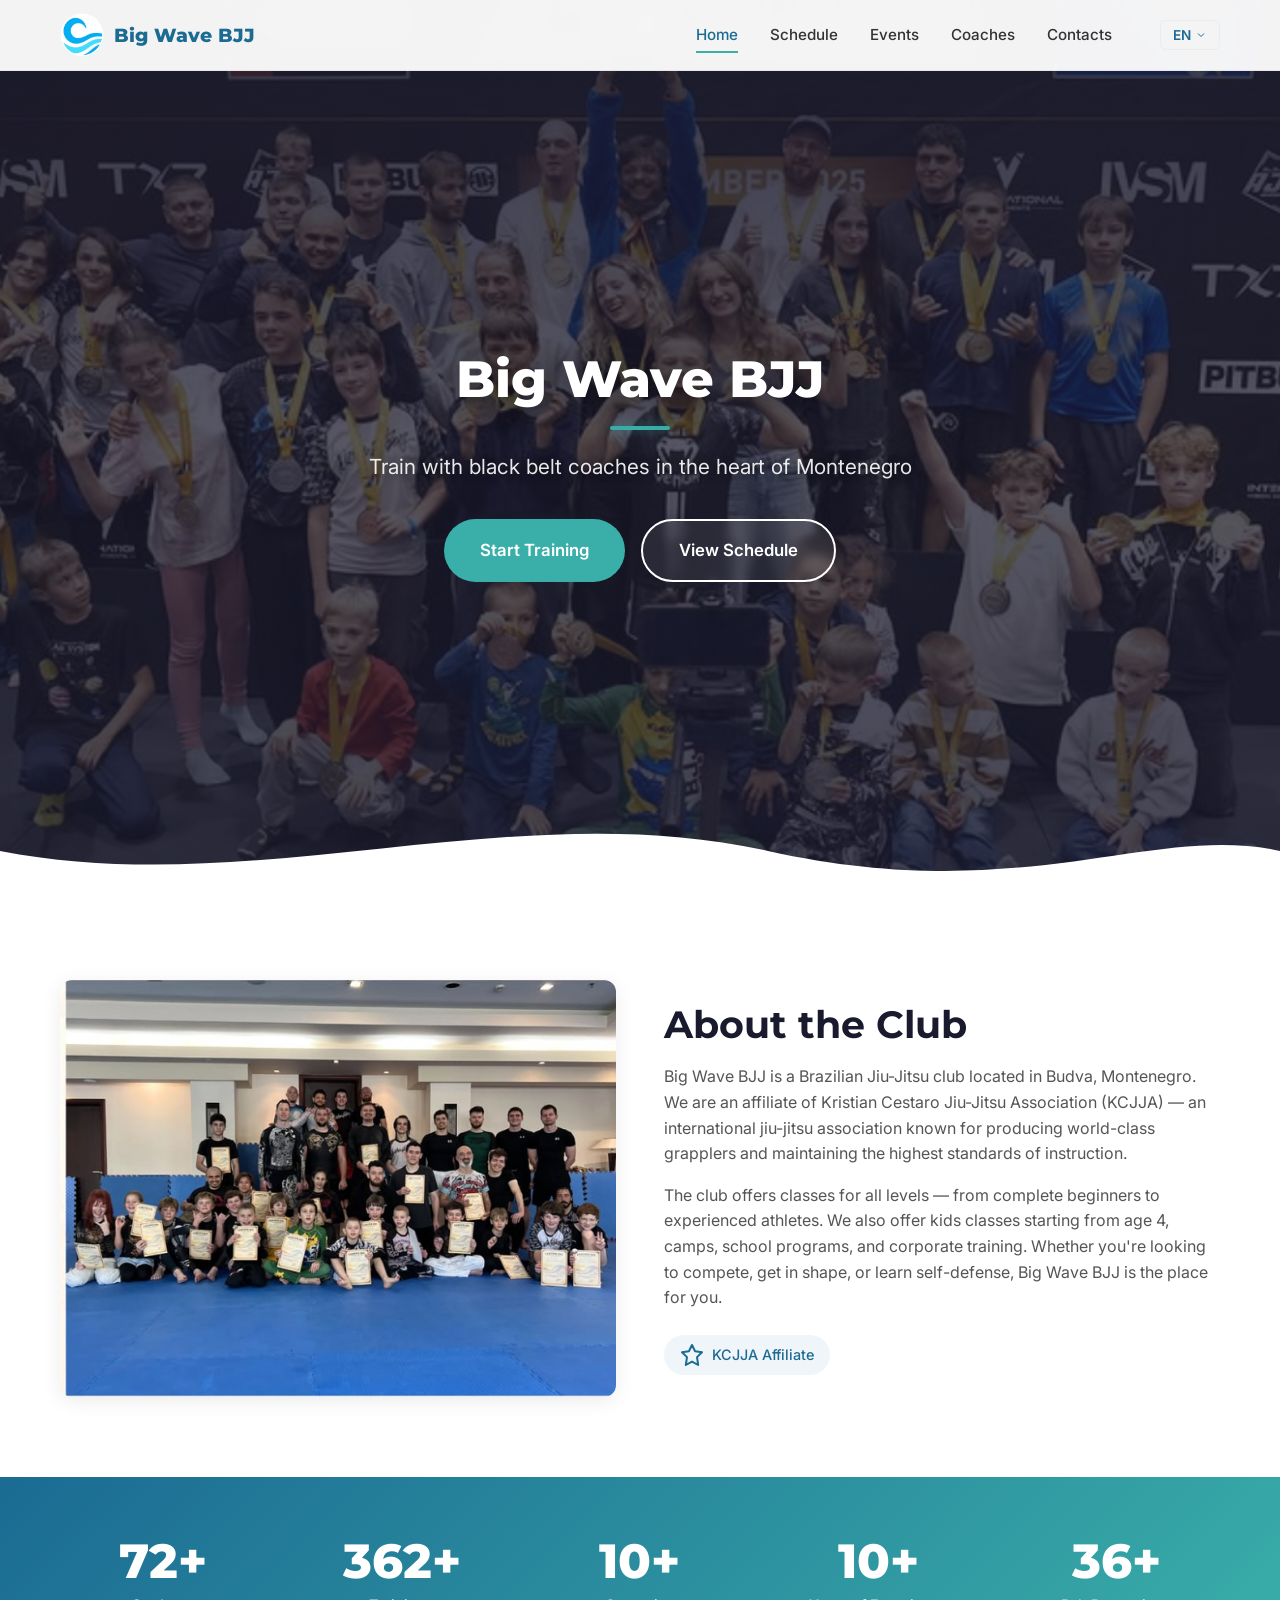
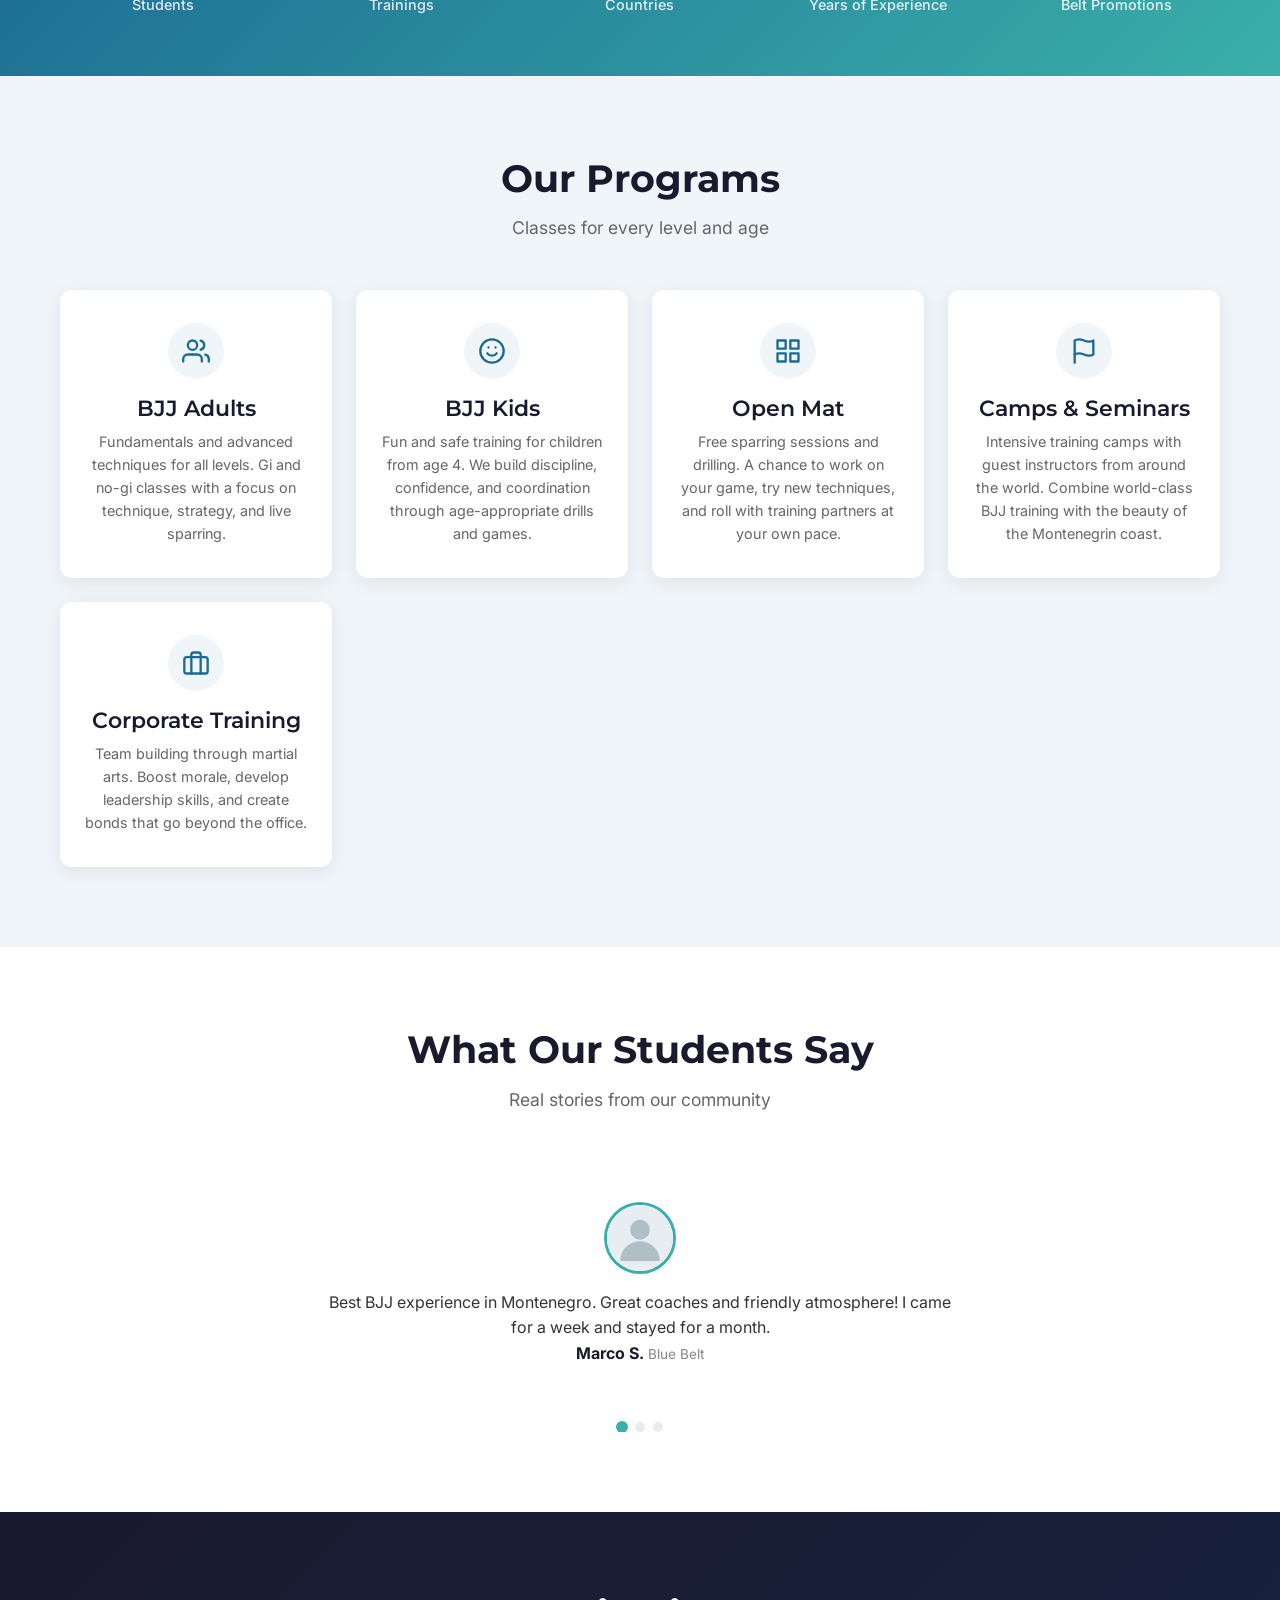
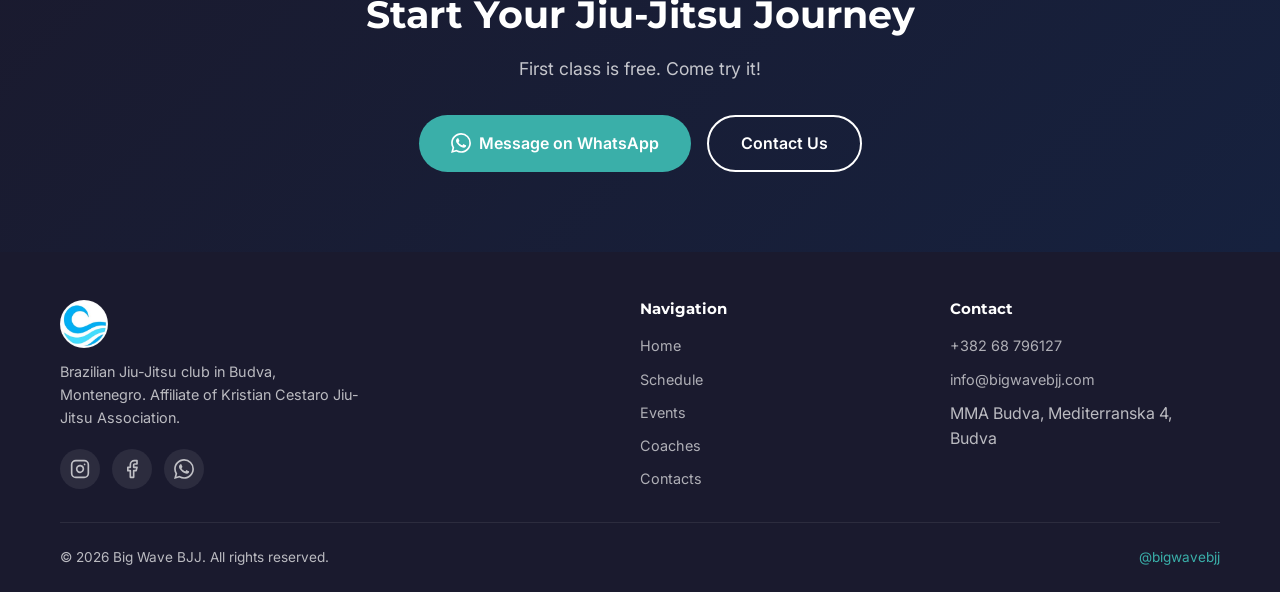
<file: index.html>
<!DOCTYPE html>
<html lang="en">
<head>
  <meta charset="UTF-8">
  <meta name="viewport" content="width=device-width, initial-scale=1.0">
  <meta name="description" content="Big Wave BJJ — Brazilian Jiu-Jitsu academy in Budva, Montenegro. Train with black belt coaches in a welcoming environment for all levels.">
  <meta name="keywords" content="BJJ, Brazilian Jiu-Jitsu, Budva, Montenegro, martial arts, grappling, Big Wave BJJ, MMA Budva">

  <meta property="og:title" content="Big Wave BJJ — Brazilian Jiu-Jitsu in Budva, Montenegro">
  <meta property="og:description" content="Train with black belt coaches in Budva, Montenegro. Programs for adults, kids, and visitors. All levels welcome.">
  <meta property="og:type" content="website">
  <meta property="og:image" content="assets/images/og-image.jpg">

  <title>Big Wave BJJ — Brazilian Jiu-Jitsu in Budva, Montenegro</title>

  <link rel="preconnect" href="https://fonts.googleapis.com">
  <link rel="preconnect" href="https://fonts.gstatic.com" crossorigin>
  <link href="https://fonts.googleapis.com/css2?family=Inter:wght@400;500;600&family=Montserrat:wght@700;800&display=swap" rel="stylesheet">

  <link rel="stylesheet" href="css/styles.css">

  <script type="application/ld+json">
  {
    "@context": "https://schema.org",
    "@type": ["SportsClub", "LocalBusiness"],
    "name": "Big Wave BJJ",
    "description": "Brazilian Jiu-Jitsu academy in Budva, Montenegro. Training for all levels with black belt coaches.",
    "url": "https://bigwavebjj.com",
    "telephone": "+38268796127",
    "address": {
      "@type": "PostalAddress",
      "streetAddress": "Mediterranska 4",
      "addressLocality": "Budva",
      "addressCountry": "ME",
      "postalCode": "85310"
    },
    "geo": {
      "@type": "GeoCoordinates",
      "latitude": 42.2891,
      "longitude": 18.8403
    },
    "image": "assets/images/og-image.jpg",
    "sport": "Brazilian Jiu-Jitsu",
    "openingHours": "Mo-Sa 09:00-21:00"
  }
  </script>
</head>
<body>

  <!-- ========== NAVIGATION ========== -->
  <header>
    <nav class="nav">
      <div class="nav__inner">
        <a href="index.html" class="nav__logo">
          <img src="assets/images/logo.jpg" alt="Big Wave BJJ">
          <span>Big Wave BJJ</span>
        </a>
        <div class="nav__links">
          <a href="index.html" data-i18n="nav.home">Home</a>
          <a href="schedule.html" data-i18n="nav.schedule">Schedule</a>
          <a href="events.html" data-i18n="nav.events">Events</a>
          <a href="coaches.html" data-i18n="nav.coaches">Coaches</a>
          <a href="contacts.html" data-i18n="nav.contacts">Contacts</a>
          <div class="lang-switcher">
            <button class="lang-switcher__current" aria-label="Change language">
              <span>EN</span>
              <svg xmlns="http://www.w3.org/2000/svg" viewBox="0 0 24 24" fill="none" stroke="currentColor" stroke-width="2"><polyline points="6 9 12 15 18 9"/></svg>
            </button>
            <div class="lang-switcher__dropdown">
              <button class="lang-switcher__option active" data-lang="en">English</button>
              <button class="lang-switcher__option" data-lang="ru">Русский</button>
              <button class="lang-switcher__option" data-lang="me">Crnogorski</button>
            </div>
          </div>
        </div>
        <button class="nav__hamburger" aria-label="Toggle menu">
          <span></span><span></span><span></span>
        </button>
      </div>
    </nav>

    <div class="nav__mobile">
      <a href="index.html" data-i18n="nav.home">Home</a>
      <a href="schedule.html" data-i18n="nav.schedule">Schedule</a>
      <a href="events.html" data-i18n="nav.events">Events</a>
      <a href="coaches.html" data-i18n="nav.coaches">Coaches</a>
      <a href="contacts.html" data-i18n="nav.contacts">Contacts</a>
      <div class="lang-switcher">
        <button class="lang-switcher__current" aria-label="Change language">
          <span>EN</span>
          <svg xmlns="http://www.w3.org/2000/svg" viewBox="0 0 24 24" fill="none" stroke="currentColor" stroke-width="2"><polyline points="6 9 12 15 18 9"/></svg>
        </button>
        <div class="lang-switcher__dropdown">
          <button class="lang-switcher__option active" data-lang="en">English</button>
          <button class="lang-switcher__option" data-lang="ru">Русский</button>
          <button class="lang-switcher__option" data-lang="me">Crnogorski</button>
        </div>
      </div>
    </div>
  </header>

  <main>

    <!-- ========== HERO ========== -->
    <section class="hero">
      <div class="hero__content">
        <h1 class="hero__title" data-i18n="hero.title">Big Wave BJJ</h1>
        <div class="hero__accent"></div>
        <p class="hero__subtitle" data-i18n="hero.description">Train with black belt coaches in Budva, Montenegro. Programs for adults, kids, and visitors of all levels.</p>
        <div class="hero__buttons">
          <a href="contacts.html" class="btn btn--primary" data-i18n="hero.cta">Start Training</a>
          <a href="schedule.html" class="btn btn--outline" data-i18n="hero.schedule">View Schedule</a>
        </div>
      </div>
      <div class="hero__wave">
        <svg viewBox="0 0 1440 120" preserveAspectRatio="none" xmlns="http://www.w3.org/2000/svg">
          <path d="M0,64 C288,120 576,0 864,64 C1152,128 1296,32 1440,64 L1440,120 L0,120 Z" fill="#ffffff"/>
        </svg>
      </div>
    </section>

    <!-- ========== ABOUT ========== -->
    <section class="section" id="about">
      <div class="container">
        <div class="about__grid">
          <div class="about__image fade-up">
            <img src="assets/images/club-about.png" alt="Big Wave BJJ team" loading="lazy">
          </div>
          <div class="about__text fade-up">
            <h2 data-i18n="about.title">About the Academy</h2>
            <p data-i18n="about.text1">Big Wave BJJ is a Brazilian Jiu-Jitsu academy based in Budva, Montenegro. We offer professional training in a welcoming and supportive environment, guided by experienced black belt coaches with over 15 years on the mats.</p>
            <p data-i18n="about.text2">Whether you are a complete beginner or a seasoned competitor, our programs are designed to help you grow. We welcome locals, expats, and travelers from around the world to train with us.</p>
            <div class="about__badge fade-up">
              <svg xmlns="http://www.w3.org/2000/svg" viewBox="0 0 24 24" fill="none" stroke="currentColor" stroke-width="2" stroke-linecap="round" stroke-linejoin="round" width="24" height="24">
                <path d="M12 2l3.09 6.26L22 9.27l-5 4.87L18.18 22 12 18.56 5.82 22 7 14.14l-5-4.87 6.91-1.01L12 2z"/>
              </svg>
              <span data-i18n="about.badge">Official KCJJA Affiliate</span>
            </div>
          </div>
        </div>
      </div>
    </section>

    <!-- ========== COUNTERS ========== -->
    <section class="counters">
      <div class="container">
        <div class="counters__grid">
          <div class="counter fade-up">
            <div class="counter__number" data-target="100+">0</div>
            <div class="counter__label" data-i18n="counters.students">Students</div>
          </div>
          <div class="counter fade-up">
            <div class="counter__number" data-target="500+">0</div>
            <div class="counter__label" data-i18n="counters.trainings">Trainings</div>
          </div>
          <div class="counter fade-up">
            <div class="counter__number" data-target="15+">0</div>
            <div class="counter__label" data-i18n="counters.countries">Countries Represented</div>
          </div>
          <div class="counter fade-up">
            <div class="counter__number" data-target="15+">0</div>
            <div class="counter__label" data-i18n="counters.experience">Years of Experience</div>
          </div>
          <div class="counter fade-up">
            <div class="counter__number" data-target="50+">0</div>
            <div class="counter__label" data-i18n="counters.promotions">Belt Promotions</div>
          </div>
        </div>
      </div>
    </section>

    <!-- ========== PROGRAMS ========== -->
    <section class="section section--alt" id="programs">
      <div class="container">
        <div class="section__header fade-up">
          <h2 data-i18n="programs.title">Our Programs</h2>
          <p data-i18n="programs.subtitle">Training options for every level, age, and goal. Find the program that fits you.</p>
        </div>
        <div class="programs__grid">

          <div class="program-card fade-up">
            <div class="program-card__icon">
              <svg xmlns="http://www.w3.org/2000/svg" viewBox="0 0 24 24" fill="none" stroke="currentColor" stroke-width="2" stroke-linecap="round" stroke-linejoin="round" width="40" height="40">
                <path d="M17 21v-2a4 4 0 0 0-4-4H5a4 4 0 0 0-4 4v2"/>
                <circle cx="9" cy="7" r="4"/>
                <path d="M23 21v-2a4 4 0 0 0-3-3.87"/>
                <path d="M16 3.13a4 4 0 0 1 0 7.75"/>
              </svg>
            </div>
            <h3 data-i18n="programs.adults.title">BJJ Adults</h3>
            <p data-i18n="programs.adults.desc">Fundamentals and advanced techniques for all levels. Gi and no-gi classes with a focus on technique, strategy, and live sparring.</p>
          </div>

          <div class="program-card fade-up">
            <div class="program-card__icon">
              <svg xmlns="http://www.w3.org/2000/svg" viewBox="0 0 24 24" fill="none" stroke="currentColor" stroke-width="2" stroke-linecap="round" stroke-linejoin="round" width="40" height="40">
                <circle cx="12" cy="12" r="10"/>
                <path d="M8 14s1.5 2 4 2 4-2 4-2"/>
                <line x1="9" y1="9" x2="9.01" y2="9"/>
                <line x1="15" y1="9" x2="15.01" y2="9"/>
              </svg>
            </div>
            <h3 data-i18n="programs.kids.title">BJJ Kids</h3>
            <p data-i18n="programs.kids.desc">Fun and safe training for children from age 4. We build discipline, confidence, and coordination through age-appropriate drills and games.</p>
          </div>

          <div class="program-card fade-up">
            <div class="program-card__icon">
              <svg xmlns="http://www.w3.org/2000/svg" viewBox="0 0 24 24" fill="none" stroke="currentColor" stroke-width="2" stroke-linecap="round" stroke-linejoin="round" width="40" height="40">
                <rect x="3" y="3" width="7" height="7"/><rect x="14" y="3" width="7" height="7"/><rect x="14" y="14" width="7" height="7"/><rect x="3" y="14" width="7" height="7"/>
              </svg>
            </div>
            <h3 data-i18n="programs.openmat.title">Open Mat</h3>
            <p data-i18n="programs.openmat.desc">Free sparring sessions and drilling. A chance to work on your game, try new techniques, and roll with training partners at your own pace.</p>
          </div>

          <div class="program-card fade-up">
            <div class="program-card__icon">
              <svg xmlns="http://www.w3.org/2000/svg" viewBox="0 0 24 24" fill="none" stroke="currentColor" stroke-width="2" stroke-linecap="round" stroke-linejoin="round" width="40" height="40">
                <path d="M4 15s1-1 4-1 5 2 8 2 4-1 4-1V3s-1 1-4 1-5-2-8-2-4 1-4 1z"/><line x1="4" y1="22" x2="4" y2="15"/>
              </svg>
            </div>
            <h3 data-i18n="programs.camps.title">Camps & Seminars</h3>
            <p data-i18n="programs.camps.desc">Intensive training camps with guest instructors from around the world. Combine world-class BJJ training with the beauty of the Montenegrin coast.</p>
          </div>

          <div class="program-card fade-up">
            <div class="program-card__icon">
              <svg xmlns="http://www.w3.org/2000/svg" viewBox="0 0 24 24" fill="none" stroke="currentColor" stroke-width="2" stroke-linecap="round" stroke-linejoin="round" width="40" height="40">
                <rect x="2" y="7" width="20" height="14" rx="2" ry="2"/><path d="M16 21V5a2 2 0 0 0-2-2h-4a2 2 0 0 0-2 2v16"/>
              </svg>
            </div>
            <h3 data-i18n="programs.corporate.title">Corporate Training</h3>
            <p data-i18n="programs.corporate.desc">Team building through martial arts. Boost morale, develop leadership skills, and create bonds that go beyond the office.</p>
          </div>

        </div>
      </div>
    </section>

    <!-- ========== TESTIMONIALS ========== -->
    <section class="section" id="testimonials">
      <div class="container">
        <div class="section__header fade-up">
          <h2 data-i18n="testimonials.title">What Our Students Say</h2>
          <p data-i18n="testimonials.subtitle">Hear from the people who train with us every day.</p>
        </div>
        <div class="testimonials__slider fade-up">
          <div class="testimonials__track">

            <div class="testimonial-card">
              <div class="testimonial-card__avatar">
                <img src="assets/images/avatar-placeholder.svg" alt="Student" loading="lazy">
              </div>
              <blockquote class="testimonial-card__quote">
                <p data-i18n="testimonials.items.0.text">Big Wave BJJ changed my life. The coaches are incredibly knowledgeable and the community is like a second family. I came as a complete beginner and earned my blue belt here.</p>
              </blockquote>
              <div class="testimonial-card__author">
                <span class="testimonial-card__name" data-i18n="testimonials.items.0.name">Alex M.</span>
                <span class="testimonial-card__belt" data-i18n="testimonials.items.0.belt">Blue Belt</span>
              </div>
            </div>

            <div class="testimonial-card">
              <div class="testimonial-card__avatar">
                <img src="assets/images/avatar-placeholder.svg" alt="Student" loading="lazy">
              </div>
              <blockquote class="testimonial-card__quote">
                <p data-i18n="testimonials.items.1.text">I visited Budva on vacation and dropped in for a class. The atmosphere was so welcoming that I extended my trip by two weeks just to keep training. Absolutely world-class instruction.</p>
              </blockquote>
              <div class="testimonial-card__author">
                <span class="testimonial-card__name" data-i18n="testimonials.items.1.name">Sarah K.</span>
                <span class="testimonial-card__belt" data-i18n="testimonials.items.1.belt">Purple Belt</span>
              </div>
            </div>

            <div class="testimonial-card">
              <div class="testimonial-card__avatar">
                <img src="assets/images/avatar-placeholder.svg" alt="Student" loading="lazy">
              </div>
              <blockquote class="testimonial-card__quote">
                <p data-i18n="testimonials.items.2.text">My kids train here and it has been the best decision for our family. They have learned discipline, respect, and made great friends. The coaches truly care about every student.</p>
              </blockquote>
              <div class="testimonial-card__author">
                <span class="testimonial-card__name" data-i18n="testimonials.items.2.name">Marco D.</span>
                <span class="testimonial-card__belt" data-i18n="testimonials.items.2.belt">Parent</span>
              </div>
            </div>

          </div>
          <div class="testimonials__dots">
            <button class="testimonials__dot active" aria-label="Slide 1"></button>
            <button class="testimonials__dot" aria-label="Slide 2"></button>
            <button class="testimonials__dot" aria-label="Slide 3"></button>
          </div>
        </div>
      </div>
    </section>

    <!-- ========== CTA ========== -->
    <section class="cta">
      <div class="container">
        <div class="cta__content fade-up">
          <h2 data-i18n="cta.title">Ready to Start Your Journey?</h2>
          <p data-i18n="cta.text">Join the Big Wave BJJ community today. Your first class is on us — come try a free session and see what Brazilian Jiu-Jitsu can do for you.</p>
          <div class="cta__buttons">
            <a href="https://wa.me/38268796127" class="btn btn--accent" target="_blank" rel="noopener noreferrer">
              <svg xmlns="http://www.w3.org/2000/svg" viewBox="0 0 24 24" fill="currentColor" width="20" height="20">
                <path d="M17.472 14.382c-.297-.149-1.758-.867-2.03-.967-.273-.099-.471-.148-.67.15-.197.297-.767.966-.94 1.164-.173.199-.347.223-.644.075-.297-.15-1.255-.463-2.39-1.475-.883-.788-1.48-1.761-1.653-2.059-.173-.297-.018-.458.13-.606.134-.133.298-.347.446-.52.149-.174.198-.298.298-.497.099-.198.05-.371-.025-.52-.075-.149-.669-1.612-.916-2.207-.242-.579-.487-.5-.669-.51-.173-.008-.371-.01-.57-.01-.198 0-.52.074-.792.372-.272.297-1.04 1.016-1.04 2.479 0 1.462 1.065 2.875 1.213 3.074.149.198 2.096 3.2 5.077 4.487.709.306 1.262.489 1.694.625.712.227 1.36.195 1.871.118.571-.085 1.758-.719 2.006-1.413.248-.694.248-1.289.173-1.413-.074-.124-.272-.198-.57-.347m-5.421 7.403h-.004a9.87 9.87 0 01-5.031-1.378l-.361-.214-3.741.982.998-3.648-.235-.374a9.86 9.86 0 01-1.51-5.26c.001-5.45 4.436-9.884 9.888-9.884 2.64 0 5.122 1.03 6.988 2.898a9.825 9.825 0 012.893 6.994c-.003 5.45-4.437 9.884-9.885 9.884m8.413-18.297A11.815 11.815 0 0012.05 0C5.495 0 .16 5.335.157 11.892c0 2.096.547 4.142 1.588 5.945L.057 24l6.305-1.654a11.882 11.882 0 005.683 1.448h.005c6.554 0 11.89-5.335 11.893-11.893a11.821 11.821 0 00-3.48-8.413z"/>
              </svg>
              <span data-i18n="cta.whatsapp">WhatsApp Us</span>
            </a>
            <a href="contacts.html" class="btn btn--outline" data-i18n="cta.contact">Contact Us</a>
          </div>
        </div>
      </div>
    </section>

  </main>

  <!-- ========== FOOTER ========== -->
  <footer class="footer">
    <div class="container">
      <div class="footer__grid">
        <div class="footer__brand">
          <img src="assets/images/logo.jpg" alt="Big Wave BJJ">
          <p data-i18n="footer.description">Brazilian Jiu-Jitsu academy in Budva, Montenegro. Professional training for all levels in a welcoming community.</p>
          <div class="footer__socials">
            <a href="https://instagram.com/bigwavebjj" target="_blank" rel="noopener noreferrer" aria-label="Instagram">
              <svg xmlns="http://www.w3.org/2000/svg" viewBox="0 0 24 24" fill="none" stroke="currentColor" stroke-width="2" stroke-linecap="round" stroke-linejoin="round" width="22" height="22">
                <rect x="2" y="2" width="20" height="20" rx="5" ry="5"/>
                <path d="M16 11.37A4 4 0 1 1 12.63 8 4 4 0 0 1 16 11.37z"/>
                <line x1="17.5" y1="6.5" x2="17.51" y2="6.5"/>
              </svg>
            </a>
            <a href="https://facebook.com/BigWaveJiuJitsu" target="_blank" rel="noopener noreferrer" aria-label="Facebook">
              <svg xmlns="http://www.w3.org/2000/svg" viewBox="0 0 24 24" fill="none" stroke="currentColor" stroke-width="2" stroke-linecap="round" stroke-linejoin="round" width="22" height="22">
                <path d="M18 2h-3a5 5 0 0 0-5 5v3H7v4h3v8h4v-8h3l1-4h-4V7a1 1 0 0 1 1-1h3z"/>
              </svg>
            </a>
            <a href="https://wa.me/38268796127" target="_blank" rel="noopener noreferrer" aria-label="WhatsApp">
              <svg xmlns="http://www.w3.org/2000/svg" viewBox="0 0 24 24" fill="currentColor" width="22" height="22">
                <path d="M17.472 14.382c-.297-.149-1.758-.867-2.03-.967-.273-.099-.471-.148-.67.15-.197.297-.767.966-.94 1.164-.173.199-.347.223-.644.075-.297-.15-1.255-.463-2.39-1.475-.883-.788-1.48-1.761-1.653-2.059-.173-.297-.018-.458.13-.606.134-.133.298-.347.446-.52.149-.174.198-.298.298-.497.099-.198.05-.371-.025-.52-.075-.149-.669-1.612-.916-2.207-.242-.579-.487-.5-.669-.51-.173-.008-.371-.01-.57-.01-.198 0-.52.074-.792.372-.272.297-1.04 1.016-1.04 2.479 0 1.462 1.065 2.875 1.213 3.074.149.198 2.096 3.2 5.077 4.487.709.306 1.262.489 1.694.625.712.227 1.36.195 1.871.118.571-.085 1.758-.719 2.006-1.413.248-.694.248-1.289.173-1.413-.074-.124-.272-.198-.57-.347m-5.421 7.403h-.004a9.87 9.87 0 01-5.031-1.378l-.361-.214-3.741.982.998-3.648-.235-.374a9.86 9.86 0 01-1.51-5.26c.001-5.45 4.436-9.884 9.888-9.884 2.64 0 5.122 1.03 6.988 2.898a9.825 9.825 0 012.893 6.994c-.003 5.45-4.437 9.884-9.885 9.884m8.413-18.297A11.815 11.815 0 0012.05 0C5.495 0 .16 5.335.157 11.892c0 2.096.547 4.142 1.588 5.945L.057 24l6.305-1.654a11.882 11.882 0 005.683 1.448h.005c6.554 0 11.89-5.335 11.893-11.893a11.821 11.821 0 00-3.48-8.413z"/>
              </svg>
            </a>
          </div>
        </div>
        <div>
          <h4 data-i18n="footer.navigation">Navigation</h4>
          <div class="footer__links">
            <a href="index.html" data-i18n="nav.home">Home</a>
            <a href="schedule.html" data-i18n="nav.schedule">Schedule</a>
            <a href="events.html" data-i18n="nav.events">Events</a>
            <a href="coaches.html" data-i18n="nav.coaches">Coaches</a>
            <a href="contacts.html" data-i18n="nav.contacts">Contacts</a>
          </div>
        </div>
        <div>
          <h4 data-i18n="footer.contact">Contact</h4>
          <div class="footer__links">
            <a href="tel:+38268796127">+382 68 796127</a>
            <a href="mailto:info@bigwavebjj.com">info@bigwavebjj.com</a>
            <p>MMA Budva, Mediterranska 4, Budva</p>
          </div>
        </div>
      </div>
      <div class="footer__bottom">
        <span>&copy; 2026 Big Wave BJJ. <span data-i18n="footer.rights">All rights reserved.</span></span>
        <a href="https://instagram.com/bigwavebjj" target="_blank" rel="noopener noreferrer">@bigwavebjj</a>
      </div>
    </div>
  </footer>

  <script src="js/config.js"></script>
  <script src="js/i18n.js"></script>
  <script src="js/app.js"></script>
</body>
</html>
</file>
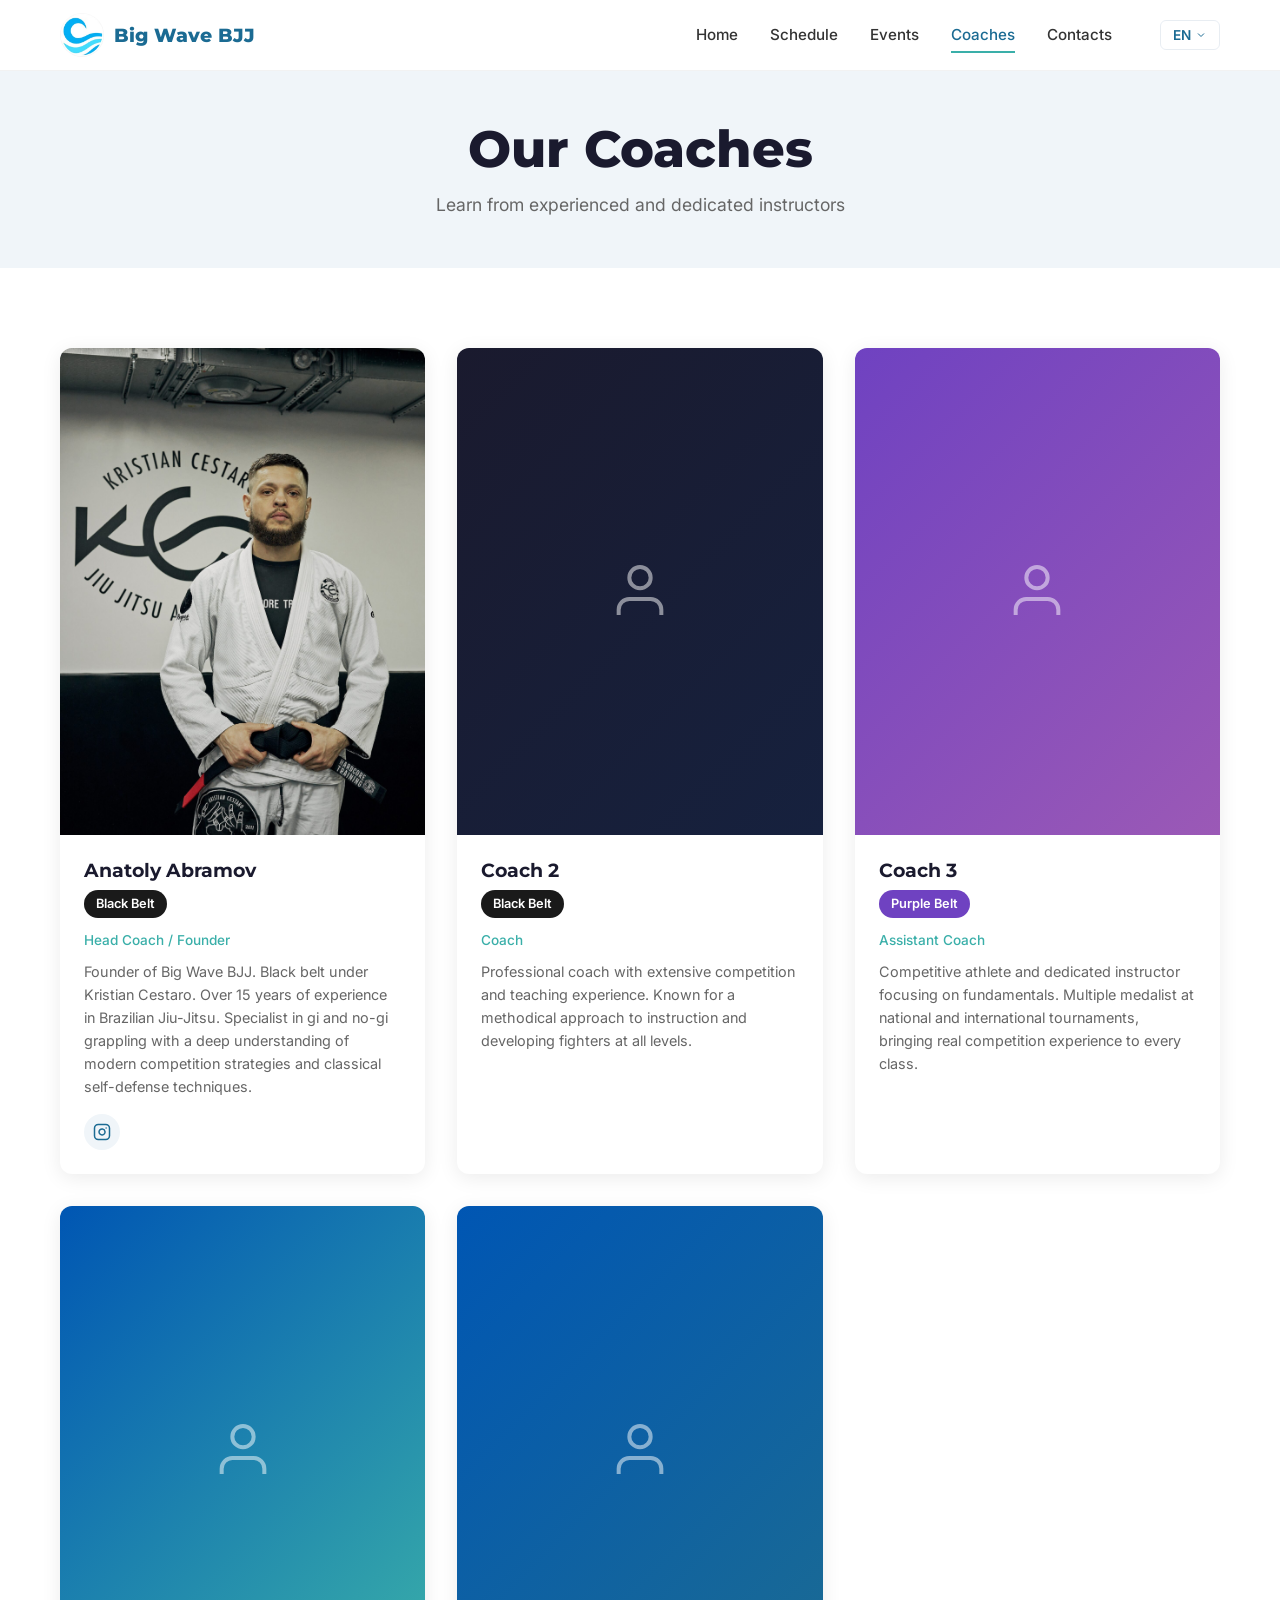
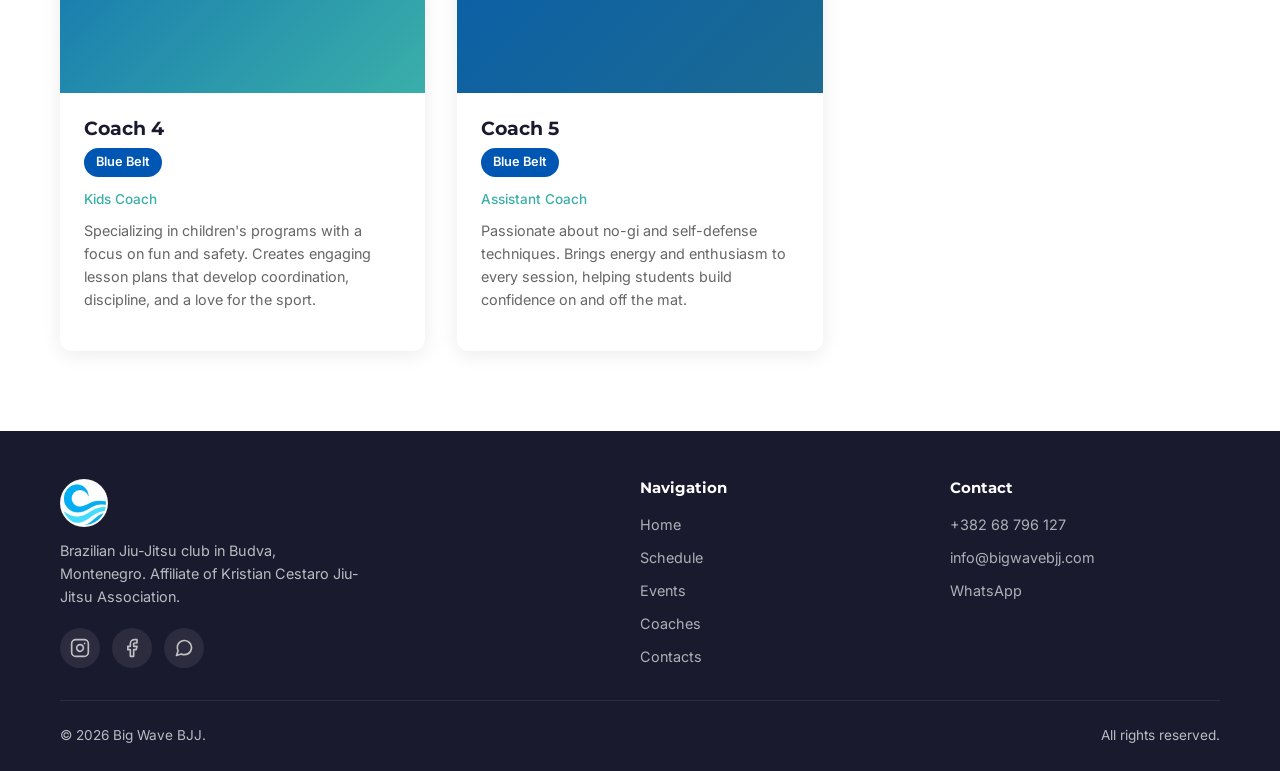
<file: coaches.html>
<!DOCTYPE html>
<html lang="en">
<head>
  <meta charset="UTF-8">
  <meta name="viewport" content="width=device-width, initial-scale=1.0">
  <meta name="description" content="Meet the coaches of Big Wave BJJ — experienced Brazilian Jiu-Jitsu instructors in Budva, Montenegro.">
  <title>Coaches — Big Wave BJJ</title>

  <link rel="preconnect" href="https://fonts.googleapis.com">
  <link rel="preconnect" href="https://fonts.gstatic.com" crossorigin>
  <link href="https://fonts.googleapis.com/css2?family=Inter:wght@400;500;600&family=Montserrat:wght@700;800&display=swap" rel="stylesheet">

  <link rel="stylesheet" href="css/styles.css">
</head>
<body>

  <!-- ======== Navigation ======== -->
  <nav class="nav">
    <div class="nav__inner">
      <a href="index.html" class="nav__logo">
        <img src="assets/images/logo.jpg" alt="Big Wave BJJ">
        <span>Big Wave BJJ</span>
      </a>
      <div class="nav__links">
        <a href="index.html" data-i18n="nav.home">Home</a>
        <a href="schedule.html" data-i18n="nav.schedule">Schedule</a>
        <a href="events.html" data-i18n="nav.events">Events</a>
        <a href="coaches.html" data-i18n="nav.coaches">Coaches</a>
        <a href="contacts.html" data-i18n="nav.contacts">Contacts</a>
        <div class="lang-switcher">
          <button class="lang-switcher__current" aria-label="Change language">
            <span>EN</span>
            <svg xmlns="http://www.w3.org/2000/svg" viewBox="0 0 24 24" fill="none" stroke="currentColor" stroke-width="2"><polyline points="6 9 12 15 18 9"/></svg>
          </button>
          <div class="lang-switcher__dropdown">
            <button class="lang-switcher__option active" data-lang="en">English</button>
            <button class="lang-switcher__option" data-lang="ru">Русский</button>
            <button class="lang-switcher__option" data-lang="me">Crnogorski</button>
          </div>
        </div>
      </div>
      <button class="nav__hamburger" aria-label="Toggle menu">
        <span></span><span></span><span></span>
      </button>
    </div>
  </nav>
  <div class="nav__mobile">
    <a href="index.html" data-i18n="nav.home">Home</a>
    <a href="events.html" data-i18n="nav.events">Events</a>
    <a href="coaches.html" data-i18n="nav.coaches">Coaches</a>
    <a href="contacts.html" data-i18n="nav.contacts">Contacts</a>
    <div class="lang-switcher">
      <button class="lang-switcher__current" aria-label="Change language">
        <span>EN</span>
        <svg xmlns="http://www.w3.org/2000/svg" viewBox="0 0 24 24" fill="none" stroke="currentColor" stroke-width="2"><polyline points="6 9 12 15 18 9"/></svg>
      </button>
      <div class="lang-switcher__dropdown">
        <button class="lang-switcher__option active" data-lang="en">English</button>
        <button class="lang-switcher__option" data-lang="ru">Русский</button>
        <button class="lang-switcher__option" data-lang="me">Crnogorski</button>
      </div>
    </div>
  </div>

  <!-- ======== Main Content ======== -->
  <main>
    <section class="page-header">
      <div class="container">
        <h1 data-i18n="coaches.title">Our Coaches</h1>
        <p data-i18n="coaches.subtitle">Learn from experienced and dedicated instructors</p>
      </div>
    </section>

    <section class="section">
      <div class="container">
        <div class="coaches__grid">

          <!-- Coach 1: Anatoly Abramov — Black Belt -->
          <div class="coach-card fade-up">
            <img class="coach-card__image" src="assets/images/coach-anatoly.jpg" alt="Anatoly Abramov — Head Coach" loading="lazy">
            <div class="coach-card__info">
              <h3 class="coach-card__name" data-i18n="coaches.coach1.name">Anatoly Abramov</h3>
              <span class="coach-card__belt belt--black" data-i18n="coaches.coach1.belt">Black Belt</span>
              <p class="coach-card__role" data-i18n="coaches.coach1.role">Head Coach / Founder</p>
              <p class="coach-card__bio" data-i18n="coaches.coach1.bio">Founder of Big Wave BJJ. Black belt under Kristian Cestaro. Over 15 years of experience in Brazilian Jiu-Jitsu. Specialist in gi and no-gi grappling with a deep understanding of modern competition strategies and classical self-defense techniques.</p>
              <div class="coach-card__socials">
                <a href="https://instagram.com/bigwavebjj" target="_blank" rel="noopener noreferrer" aria-label="Instagram">
                  <svg xmlns="http://www.w3.org/2000/svg" viewBox="0 0 24 24" fill="none" stroke="currentColor" stroke-width="2" stroke-linecap="round" stroke-linejoin="round"><rect x="2" y="2" width="20" height="20" rx="5"/><path d="M16 11.37A4 4 0 1 1 12.63 8 4 4 0 0 1 16 11.37z"/><line x1="17.5" y1="6.5" x2="17.51" y2="6.5"/></svg>
                </a>
              </div>
            </div>
          </div>

          <!-- Coach 2: Black Belt -->
          <div class="coach-card fade-up">
            <div class="coach-card__image" style="background: linear-gradient(135deg, #1A1A2E, #16213e); display: flex; align-items: center; justify-content: center;">
              <svg xmlns="http://www.w3.org/2000/svg" viewBox="0 0 24 24" fill="none" stroke="rgba(255,255,255,0.5)" stroke-width="1.5" width="64" height="64"><path d="M20 21v-2a4 4 0 0 0-4-4H8a4 4 0 0 0-4 4v2"/><circle cx="12" cy="7" r="4"/></svg>
            </div>
            <div class="coach-card__info">
              <h3 class="coach-card__name" data-i18n="coaches.coach2.name">Coach 2</h3>
              <span class="coach-card__belt belt--black" data-i18n="coaches.coach2.belt">Black Belt</span>
              <p class="coach-card__role" data-i18n="coaches.coach2.role">Coach</p>
              <p class="coach-card__bio" data-i18n="coaches.coach2.bio">Professional coach with extensive competition and teaching experience. Known for a methodical approach to instruction and developing fighters at all levels.</p>
            </div>
          </div>

          <!-- Coach 3: Purple Belt -->
          <div class="coach-card fade-up">
            <div class="coach-card__image" style="background: linear-gradient(135deg, #6f42c1, #9b59b6); display: flex; align-items: center; justify-content: center;">
              <svg xmlns="http://www.w3.org/2000/svg" viewBox="0 0 24 24" fill="none" stroke="rgba(255,255,255,0.5)" stroke-width="1.5" width="64" height="64"><path d="M20 21v-2a4 4 0 0 0-4-4H8a4 4 0 0 0-4 4v2"/><circle cx="12" cy="7" r="4"/></svg>
            </div>
            <div class="coach-card__info">
              <h3 class="coach-card__name" data-i18n="coaches.coach3.name">Coach 3</h3>
              <span class="coach-card__belt belt--purple" data-i18n="coaches.coach3.belt">Purple Belt</span>
              <p class="coach-card__role" data-i18n="coaches.coach3.role">Assistant Coach</p>
              <p class="coach-card__bio" data-i18n="coaches.coach3.bio">Competitive athlete and dedicated instructor focusing on fundamentals. Multiple medalist at national and international tournaments, bringing real competition experience to every class.</p>
            </div>
          </div>

          <!-- Coach 4: Blue Belt — Kids Coach -->
          <div class="coach-card fade-up">
            <div class="coach-card__image" style="background: linear-gradient(135deg, #0056b3, #3AAFA9); display: flex; align-items: center; justify-content: center;">
              <svg xmlns="http://www.w3.org/2000/svg" viewBox="0 0 24 24" fill="none" stroke="rgba(255,255,255,0.5)" stroke-width="1.5" width="64" height="64"><path d="M20 21v-2a4 4 0 0 0-4-4H8a4 4 0 0 0-4 4v2"/><circle cx="12" cy="7" r="4"/></svg>
            </div>
            <div class="coach-card__info">
              <h3 class="coach-card__name" data-i18n="coaches.coach4.name">Coach 4</h3>
              <span class="coach-card__belt belt--blue" data-i18n="coaches.coach4.belt">Blue Belt</span>
              <p class="coach-card__role" data-i18n="coaches.coach4.role">Kids Coach</p>
              <p class="coach-card__bio" data-i18n="coaches.coach4.bio">Specializing in children's programs with a focus on fun and safety. Creates engaging lesson plans that develop coordination, discipline, and a love for the sport.</p>
            </div>
          </div>

          <!-- Coach 5: Blue Belt -->
          <div class="coach-card fade-up">
            <div class="coach-card__image" style="background: linear-gradient(135deg, #0056b3, #1B6B93); display: flex; align-items: center; justify-content: center;">
              <svg xmlns="http://www.w3.org/2000/svg" viewBox="0 0 24 24" fill="none" stroke="rgba(255,255,255,0.5)" stroke-width="1.5" width="64" height="64"><path d="M20 21v-2a4 4 0 0 0-4-4H8a4 4 0 0 0-4 4v2"/><circle cx="12" cy="7" r="4"/></svg>
            </div>
            <div class="coach-card__info">
              <h3 class="coach-card__name" data-i18n="coaches.coach5.name">Coach 5</h3>
              <span class="coach-card__belt belt--blue" data-i18n="coaches.coach5.belt">Blue Belt</span>
              <p class="coach-card__role" data-i18n="coaches.coach5.role">Assistant Coach</p>
              <p class="coach-card__bio" data-i18n="coaches.coach5.bio">Passionate about no-gi and self-defense techniques. Brings energy and enthusiasm to every session, helping students build confidence on and off the mat.</p>
            </div>
          </div>

        </div>
      </div>
    </section>
  </main>

  <!-- ======== Footer ======== -->
  <footer class="footer">
    <div class="container">
      <div class="footer__grid">
        <div class="footer__brand">
          <img src="assets/images/logo.jpg" alt="Big Wave BJJ">
          <p data-i18n="footer.description">Brazilian Jiu-Jitsu club in Budva, Montenegro. Affiliate of Kristian Cestaro Jiu-Jitsu Association.</p>
          <div class="footer__socials">
            <a href="https://instagram.com/bigwavebjj" target="_blank" rel="noopener noreferrer" aria-label="Instagram">
              <svg xmlns="http://www.w3.org/2000/svg" viewBox="0 0 24 24" fill="none" stroke="currentColor" stroke-width="2" stroke-linecap="round" stroke-linejoin="round"><rect x="2" y="2" width="20" height="20" rx="5"/><path d="M16 11.37A4 4 0 1 1 12.63 8 4 4 0 0 1 16 11.37z"/><line x1="17.5" y1="6.5" x2="17.51" y2="6.5"/></svg>
            </a>
            <a href="https://facebook.com/BigWaveJiuJitsu" target="_blank" rel="noopener noreferrer" aria-label="Facebook">
              <svg xmlns="http://www.w3.org/2000/svg" viewBox="0 0 24 24" fill="none" stroke="currentColor" stroke-width="2" stroke-linecap="round" stroke-linejoin="round"><path d="M18 2h-3a5 5 0 0 0-5 5v3H7v4h3v8h4v-8h3l1-4h-4V7a1 1 0 0 1 1-1h3z"/></svg>
            </a>
            <a href="https://wa.me/38268796127" target="_blank" rel="noopener noreferrer" aria-label="WhatsApp">
              <svg xmlns="http://www.w3.org/2000/svg" viewBox="0 0 24 24" fill="none" stroke="currentColor" stroke-width="2" stroke-linecap="round" stroke-linejoin="round"><path d="M21 11.5a8.38 8.38 0 0 1-.9 3.8 8.5 8.5 0 0 1-7.6 4.7 8.38 8.38 0 0 1-3.8-.9L3 21l1.9-5.7a8.38 8.38 0 0 1-.9-3.8 8.5 8.5 0 0 1 4.7-7.6 8.38 8.38 0 0 1 3.8-.9h.5a8.48 8.48 0 0 1 8 8v.5z"/></svg>
            </a>
          </div>
        </div>
        <div>
          <h4 data-i18n="footer.navigation">Navigation</h4>
          <div class="footer__links">
            <a href="index.html" data-i18n="nav.home">Home</a>
            <a href="schedule.html" data-i18n="nav.schedule">Schedule</a>
            <a href="events.html" data-i18n="nav.events">Events</a>
            <a href="coaches.html" data-i18n="nav.coaches">Coaches</a>
            <a href="contacts.html" data-i18n="nav.contacts">Contacts</a>
          </div>
        </div>
        <div>
          <h4 data-i18n="footer.contact">Contact</h4>
          <div class="footer__links">
            <a href="tel:+38268796127">+382 68 796 127</a>
            <a href="mailto:info@bigwavebjj.com">info@bigwavebjj.com</a>
            <a href="https://wa.me/38268796127" target="_blank" rel="noopener noreferrer">WhatsApp</a>
          </div>
        </div>
      </div>
      <div class="footer__bottom">
        <span>&copy; 2026 Big Wave BJJ.</span>
        <span data-i18n="footer.rights">All rights reserved.</span>
      </div>
    </div>
  </footer>

  <!-- ======== Scripts ======== -->
  <script src="js/config.js"></script>
  <script src="js/i18n.js"></script>
  <script src="js/app.js"></script>
</body>
</html>
</file>
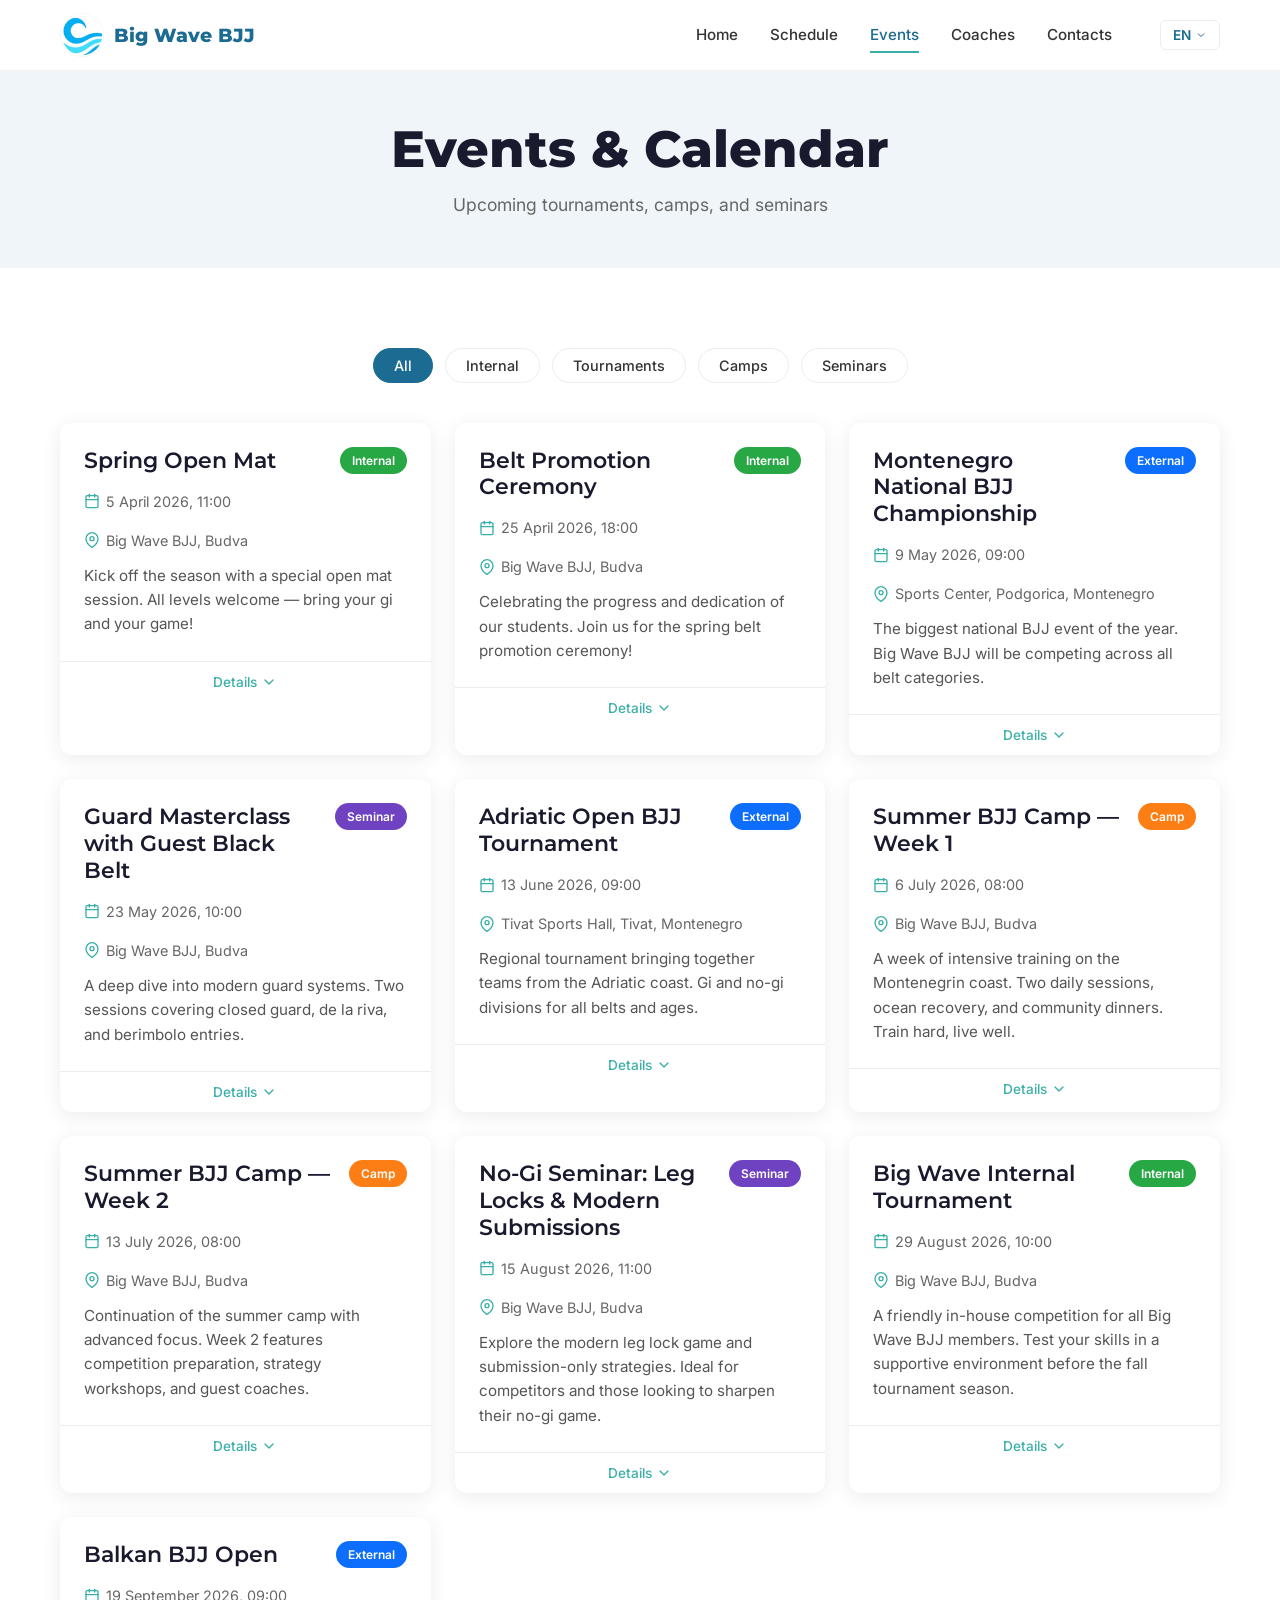
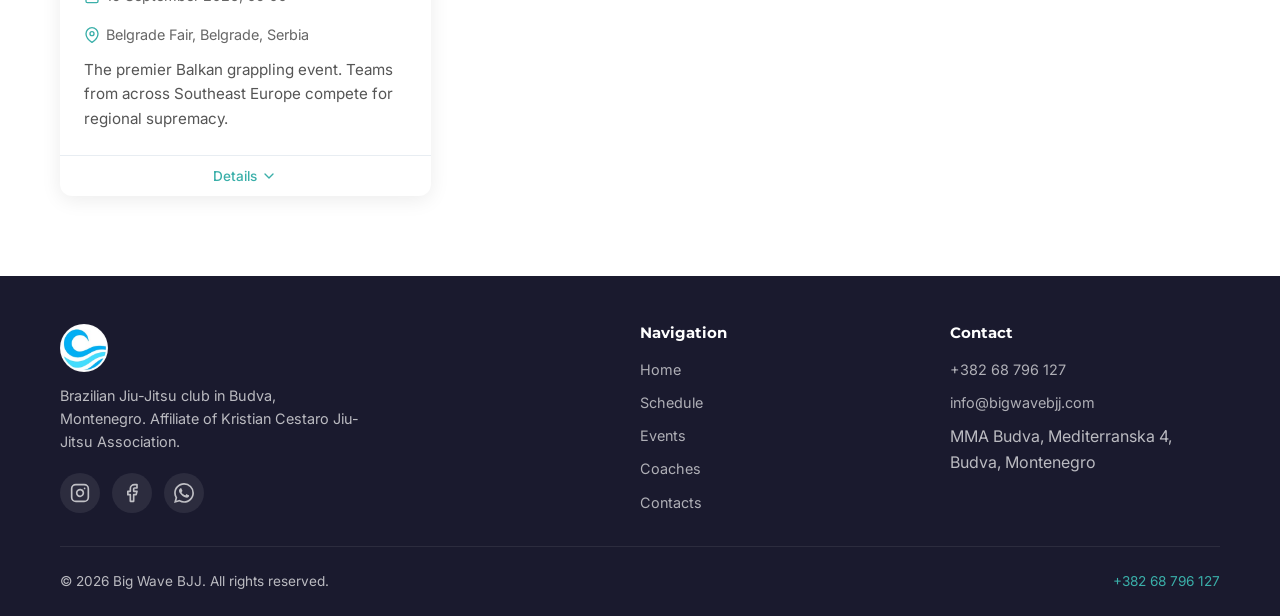
<file: events.html>
<!DOCTYPE html>
<html lang="en">
<head>
  <meta charset="UTF-8">
  <meta name="viewport" content="width=device-width, initial-scale=1.0">
  <meta name="description" content="Big Wave BJJ events — upcoming tournaments, camps, seminars, and internal competitions in Budva, Montenegro.">
  <meta name="author" content="Big Wave BJJ">
  <meta property="og:title" content="Events — Big Wave BJJ">
  <meta property="og:description" content="Upcoming tournaments, camps, and seminars at Big Wave BJJ in Budva, Montenegro.">
  <meta property="og:type" content="website">
  <meta property="og:image" content="assets/images/og-image.jpg">
  <title>Events — Big Wave BJJ</title>
  <link rel="icon" href="assets/images/favicon.ico" type="image/x-icon">
  <link rel="preconnect" href="https://fonts.googleapis.com">
  <link rel="preconnect" href="https://fonts.gstatic.com" crossorigin>
  <link href="https://fonts.googleapis.com/css2?family=Inter:wght@400;500;600&family=Montserrat:wght@700;800&display=swap" rel="stylesheet">
  <link rel="stylesheet" href="css/styles.css">
</head>
<body>

  <!-- ========== Navigation ========== -->
  <nav class="nav">
    <div class="nav__inner">
      <a href="index.html" class="nav__logo">
        <img src="assets/images/logo.jpg" alt="Big Wave BJJ">
        <span>Big Wave BJJ</span>
      </a>
      <div class="nav__links">
        <a href="index.html" data-i18n="nav.home">Home</a>
        <a href="schedule.html" data-i18n="nav.schedule">Schedule</a>
        <a href="events.html" data-i18n="nav.events">Events</a>
        <a href="coaches.html" data-i18n="nav.coaches">Coaches</a>
        <a href="contacts.html" data-i18n="nav.contacts">Contacts</a>
        <div class="lang-switcher">
          <button class="lang-switcher__current" aria-label="Change language">
            <span>EN</span>
            <svg xmlns="http://www.w3.org/2000/svg" viewBox="0 0 24 24" fill="none" stroke="currentColor" stroke-width="2"><polyline points="6 9 12 15 18 9"/></svg>
          </button>
          <div class="lang-switcher__dropdown">
            <button class="lang-switcher__option active" data-lang="en">English</button>
            <button class="lang-switcher__option" data-lang="ru">Русский</button>
            <button class="lang-switcher__option" data-lang="me">Crnogorski</button>
          </div>
        </div>
      </div>
      <button class="nav__hamburger" aria-label="Toggle menu">
        <span></span><span></span><span></span>
      </button>
    </div>
  </nav>
  <div class="nav__mobile">
    <a href="index.html" data-i18n="nav.home">Home</a>
    <a href="events.html" data-i18n="nav.events">Events</a>
    <a href="coaches.html" data-i18n="nav.coaches">Coaches</a>
    <a href="contacts.html" data-i18n="nav.contacts">Contacts</a>
    <div class="lang-switcher">
      <button class="lang-switcher__current" aria-label="Change language">
        <span>EN</span>
        <svg xmlns="http://www.w3.org/2000/svg" viewBox="0 0 24 24" fill="none" stroke="currentColor" stroke-width="2"><polyline points="6 9 12 15 18 9"/></svg>
      </button>
      <div class="lang-switcher__dropdown">
        <button class="lang-switcher__option active" data-lang="en">English</button>
        <button class="lang-switcher__option" data-lang="ru">Русский</button>
        <button class="lang-switcher__option" data-lang="me">Crnogorski</button>
      </div>
    </div>
  </div>

  <!-- ========== Main Content ========== -->
  <main>
    <section class="page-header">
      <div class="container">
        <h1 data-i18n="events.title">Events & Calendar</h1>
        <p data-i18n="events.subtitle">Upcoming tournaments, camps, and seminars</p>
      </div>
    </section>

    <section class="section">
      <div class="container">
        <div class="events__filters">
          <button class="filter-btn active" data-filter="all" data-i18n="events.filterAll">All</button>
          <button class="filter-btn" data-filter="internal" data-i18n="events.filterInternal">Internal</button>
          <button class="filter-btn" data-filter="external" data-i18n="events.filterExternal">Tournaments</button>
          <button class="filter-btn" data-filter="camp" data-i18n="events.filterCamp">Camps</button>
          <button class="filter-btn" data-filter="seminar" data-i18n="events.filterSeminar">Seminars</button>
        </div>
        <div class="events__grid">
          <!-- Event cards rendered dynamically by app.js -->
        </div>
      </div>
    </section>
  </main>

  <!-- ========== Footer ========== -->
  <footer class="footer">
    <div class="container">
      <div class="footer__grid">
        <div class="footer__brand">
          <img src="assets/images/logo.jpg" alt="Big Wave BJJ">
          <p data-i18n="footer.description">Brazilian Jiu-Jitsu club in Budva, Montenegro. Affiliate of Kristian Cestaro Jiu-Jitsu Association.</p>
          <div class="footer__socials">
            <a href="https://instagram.com/bigwavebjj" target="_blank" rel="noopener noreferrer" aria-label="Instagram">
              <svg xmlns="http://www.w3.org/2000/svg" viewBox="0 0 24 24" fill="none" stroke="currentColor" stroke-width="2" stroke-linecap="round" stroke-linejoin="round"><rect x="2" y="2" width="20" height="20" rx="5" ry="5"/><path d="M16 11.37A4 4 0 1 1 12.63 8 4 4 0 0 1 16 11.37z"/><line x1="17.5" y1="6.5" x2="17.51" y2="6.5"/></svg>
            </a>
            <a href="https://facebook.com/BigWaveJiuJitsu" target="_blank" rel="noopener noreferrer" aria-label="Facebook">
              <svg xmlns="http://www.w3.org/2000/svg" viewBox="0 0 24 24" fill="none" stroke="currentColor" stroke-width="2" stroke-linecap="round" stroke-linejoin="round"><path d="M18 2h-3a5 5 0 0 0-5 5v3H7v4h3v8h4v-8h3l1-4h-4V7a1 1 0 0 1 1-1h3z"/></svg>
            </a>
            <a href="https://wa.me/38268796127" target="_blank" rel="noopener noreferrer" aria-label="WhatsApp">
              <svg xmlns="http://www.w3.org/2000/svg" viewBox="0 0 24 24" fill="currentColor"><path d="M17.472 14.382c-.297-.149-1.758-.867-2.03-.967-.273-.099-.471-.148-.67.15-.197.297-.767.966-.94 1.164-.173.199-.347.223-.644.075-.297-.15-1.255-.463-2.39-1.475-.883-.788-1.48-1.761-1.653-2.059-.173-.297-.018-.458.13-.606.134-.133.298-.347.446-.52.149-.174.198-.298.298-.497.099-.198.05-.371-.025-.52-.075-.149-.669-1.612-.916-2.207-.242-.579-.487-.5-.669-.51-.173-.008-.371-.01-.57-.01-.198 0-.52.074-.792.372-.272.297-1.04 1.016-1.04 2.479 0 1.462 1.065 2.875 1.213 3.074.149.198 2.096 3.2 5.077 4.487.709.306 1.262.489 1.694.625.712.227 1.36.195 1.871.118.571-.085 1.758-.719 2.006-1.413.248-.694.248-1.289.173-1.413-.074-.124-.272-.198-.57-.347m-5.421 7.403h-.004a9.87 9.87 0 0 1-5.031-1.378l-.361-.214-3.741.982.998-3.648-.235-.374a9.86 9.86 0 0 1-1.51-5.26c.001-5.45 4.436-9.884 9.888-9.884 2.64 0 5.122 1.03 6.988 2.898a9.825 9.825 0 0 1 2.893 6.994c-.003 5.45-4.437 9.884-9.885 9.884m8.413-18.297A11.815 11.815 0 0 0 12.05 0C5.495 0 .16 5.335.157 11.892c0 2.096.547 4.142 1.588 5.945L.057 24l6.305-1.654a11.882 11.882 0 0 0 5.683 1.448h.005c6.554 0 11.89-5.335 11.893-11.893a11.821 11.821 0 0 0-3.48-8.413z"/></svg>
            </a>
          </div>
        </div>
        <div>
          <h4 data-i18n="footer.navigation">Navigation</h4>
          <div class="footer__links">
            <a href="index.html" data-i18n="nav.home">Home</a>
            <a href="schedule.html" data-i18n="nav.schedule">Schedule</a>
            <a href="events.html" data-i18n="nav.events">Events</a>
            <a href="coaches.html" data-i18n="nav.coaches">Coaches</a>
            <a href="contacts.html" data-i18n="nav.contacts">Contacts</a>
          </div>
        </div>
        <div>
          <h4 data-i18n="footer.contact">Contact</h4>
          <div class="footer__links">
            <a href="tel:+38268796127">+382 68 796 127</a>
            <a href="mailto:info@bigwavebjj.com">info@bigwavebjj.com</a>
            <span>MMA Budva, Mediterranska 4,<br>Budva, Montenegro</span>
          </div>
        </div>
      </div>
      <div class="footer__bottom">
        <span>&copy; 2026 Big Wave BJJ. <span data-i18n="footer.rights">All rights reserved.</span></span>
        <a href="https://wa.me/38268796127" target="_blank" rel="noopener noreferrer">+382 68 796 127</a>
      </div>
    </div>
  </footer>

  <!-- ========== Scripts ========== -->
  <script src="js/config.js"></script>
  <script src="js/i18n.js"></script>
  <script src="js/app.js"></script>
</body>
</html>
</file>
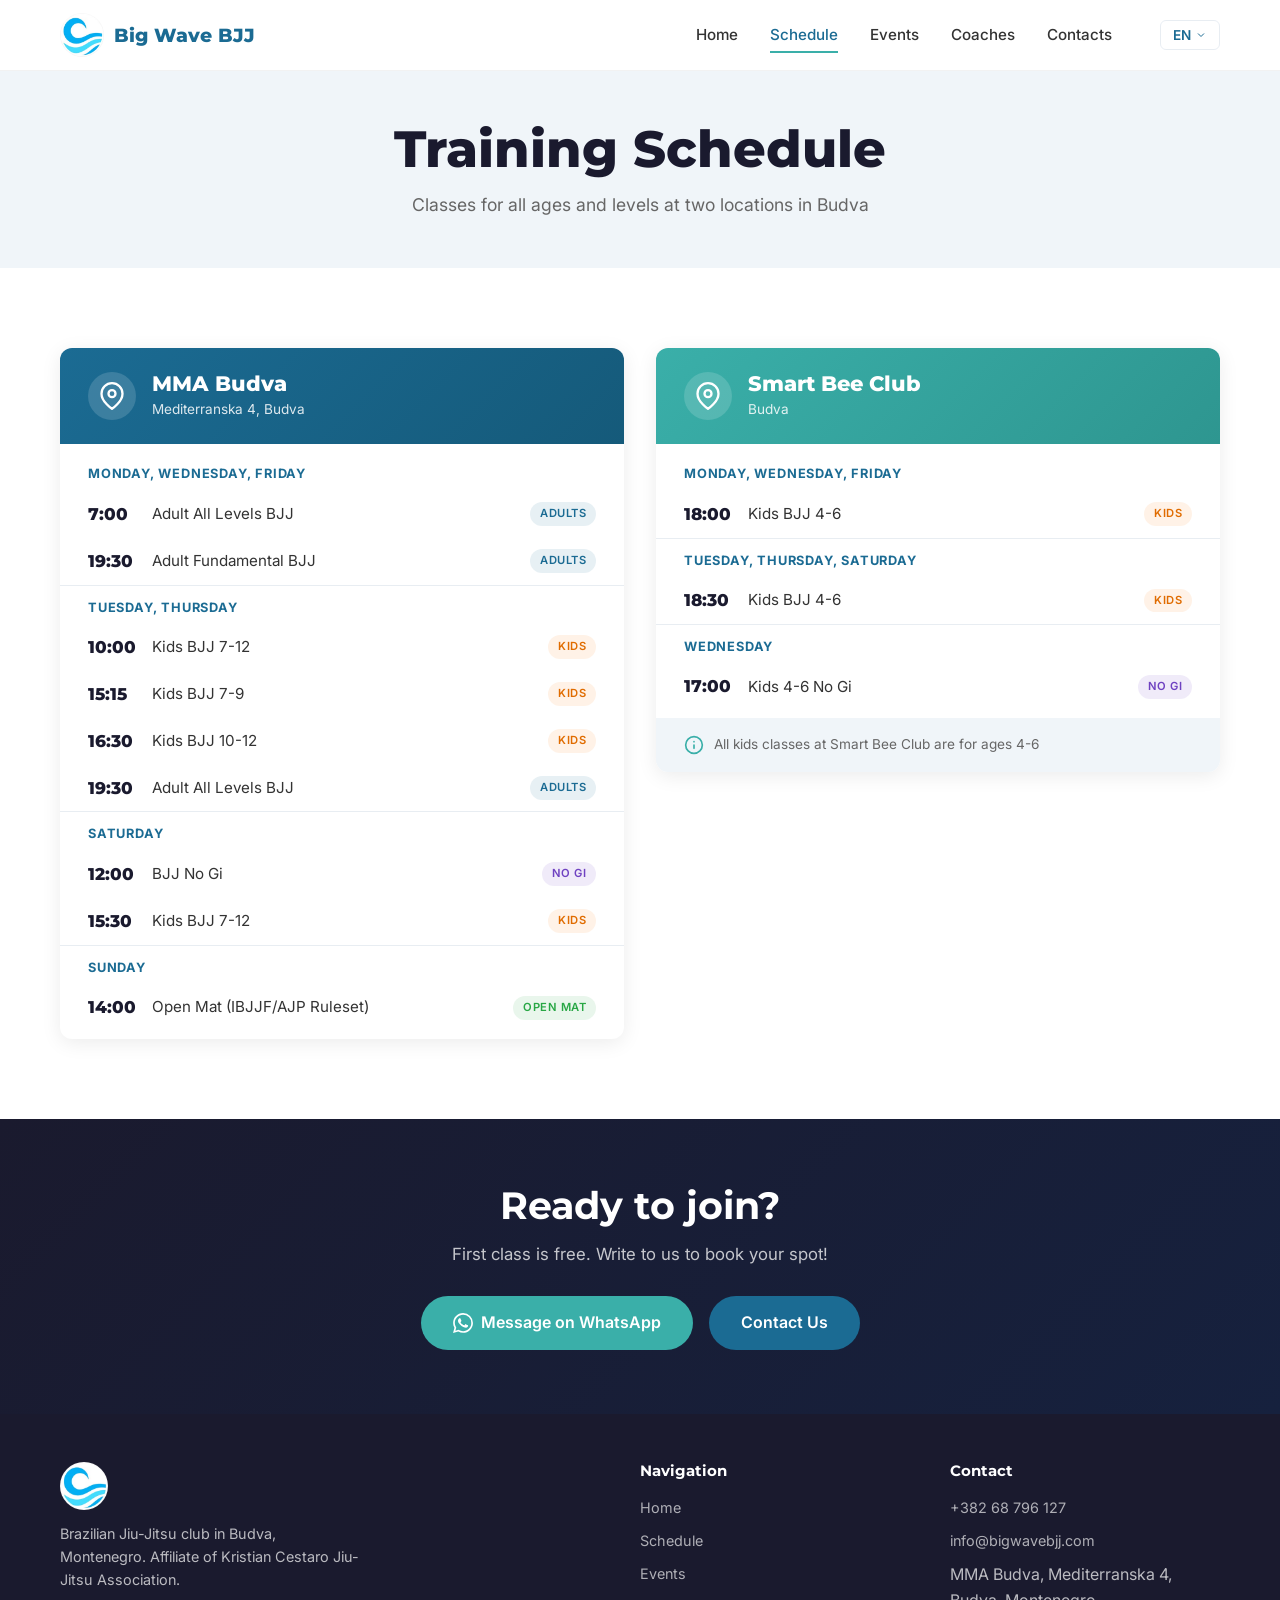
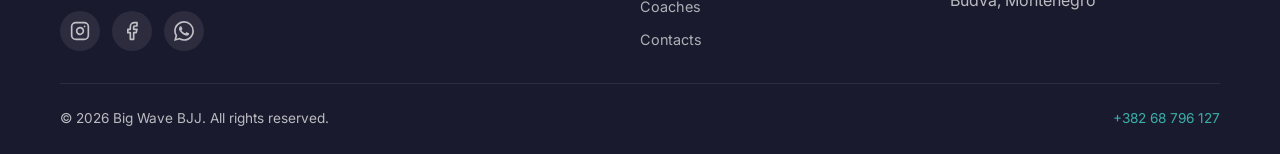
<file: schedule.html>
<!DOCTYPE html>
<html lang="en">
<head>
  <meta charset="UTF-8">
  <meta name="viewport" content="width=device-width, initial-scale=1.0">
  <meta name="description" content="Big Wave BJJ training schedule — class times for adults, kids, gi and no-gi at MMA Budva and Smart Bee Club.">
  <meta name="author" content="Big Wave BJJ">
  <meta property="og:title" content="Schedule — Big Wave BJJ">
  <meta property="og:description" content="View our full training schedule. Classes for adults and kids at two locations in Budva, Montenegro.">
  <meta property="og:type" content="website">
  <meta property="og:image" content="assets/images/og-image.jpg">
  <title>Schedule — Big Wave BJJ</title>
  <link rel="icon" href="assets/images/favicon.ico" type="image/x-icon">
  <link rel="preconnect" href="https://fonts.googleapis.com">
  <link rel="preconnect" href="https://fonts.gstatic.com" crossorigin>
  <link href="https://fonts.googleapis.com/css2?family=Inter:wght@400;500;600&family=Montserrat:wght@700;800&display=swap" rel="stylesheet">
  <link rel="stylesheet" href="css/styles.css">
</head>
<body>

  <!-- ========== Navigation ========== -->
  <nav class="nav">
    <div class="nav__inner">
      <a href="index.html" class="nav__logo">
        <img src="assets/images/logo.jpg" alt="Big Wave BJJ">
        <span>Big Wave BJJ</span>
      </a>
      <div class="nav__links">
        <a href="index.html" data-i18n="nav.home">Home</a>
        <a href="schedule.html" data-i18n="nav.schedule">Schedule</a>
        <a href="events.html" data-i18n="nav.events">Events</a>
        <a href="coaches.html" data-i18n="nav.coaches">Coaches</a>
        <a href="contacts.html" data-i18n="nav.contacts">Contacts</a>
        <div class="lang-switcher">
          <button class="lang-switcher__current" aria-label="Change language">
            <span>EN</span>
            <svg xmlns="http://www.w3.org/2000/svg" viewBox="0 0 24 24" fill="none" stroke="currentColor" stroke-width="2"><polyline points="6 9 12 15 18 9"/></svg>
          </button>
          <div class="lang-switcher__dropdown">
            <button class="lang-switcher__option active" data-lang="en">English</button>
            <button class="lang-switcher__option" data-lang="ru">Русский</button>
            <button class="lang-switcher__option" data-lang="me">Crnogorski</button>
          </div>
        </div>
      </div>
      <button class="nav__hamburger" aria-label="Toggle menu">
        <span></span><span></span><span></span>
      </button>
    </div>
  </nav>
  <div class="nav__mobile">
    <a href="index.html" data-i18n="nav.home">Home</a>
    <a href="schedule.html" data-i18n="nav.schedule">Schedule</a>
    <a href="events.html" data-i18n="nav.events">Events</a>
    <a href="coaches.html" data-i18n="nav.coaches">Coaches</a>
    <a href="contacts.html" data-i18n="nav.contacts">Contacts</a>
    <div class="lang-switcher">
      <button class="lang-switcher__current" aria-label="Change language">
        <span>EN</span>
        <svg xmlns="http://www.w3.org/2000/svg" viewBox="0 0 24 24" fill="none" stroke="currentColor" stroke-width="2"><polyline points="6 9 12 15 18 9"/></svg>
      </button>
      <div class="lang-switcher__dropdown">
        <button class="lang-switcher__option active" data-lang="en">English</button>
        <button class="lang-switcher__option" data-lang="ru">Русский</button>
        <button class="lang-switcher__option" data-lang="me">Crnogorski</button>
      </div>
    </div>
  </div>

  <!-- ========== Main Content ========== -->
  <main>
    <section class="page-header">
      <div class="container">
        <h1 data-i18n="schedule.title">Training Schedule</h1>
        <p data-i18n="schedule.subtitle">Classes for all ages and levels at two locations in Budva</p>
      </div>
    </section>

    <!-- Schedule Cards -->
    <section class="section">
      <div class="container">
        <div class="schedule-page__grid">

          <!-- Location 1: MMA Budva -->
          <div class="schedule-card fade-up">
            <div class="schedule-card__header">
              <div class="schedule-card__icon">
                <svg xmlns="http://www.w3.org/2000/svg" width="28" height="28" viewBox="0 0 24 24" fill="none" stroke="currentColor" stroke-width="2" stroke-linecap="round" stroke-linejoin="round"><path d="M21 10c0 7-9 13-9 13s-9-6-9-13a9 9 0 0 1 18 0z"/><circle cx="12" cy="10" r="3"/></svg>
              </div>
              <div>
                <h2 class="schedule-card__title">MMA Budva</h2>
                <p class="schedule-card__address">Mediterranska 4, Budva</p>
              </div>
            </div>
            <div class="schedule-card__body">

              <div class="schedule-day-group">
                <div class="schedule-day-group__label" data-i18n="schedule.monWedFri">Monday, Wednesday, Friday</div>
                <div class="schedule-day-group__rows">
                  <div class="schedule-row">
                    <span class="schedule-row__time">7:00</span>
                    <span class="schedule-row__class" data-i18n="schedule.adultAllLevels">Adult All Levels BJJ</span>
                    <span class="schedule-row__tag schedule-row__tag--adult" data-i18n="schedule.tagAdult">Adults</span>
                  </div>
                  <div class="schedule-row">
                    <span class="schedule-row__time">19:30</span>
                    <span class="schedule-row__class" data-i18n="schedule.adultFundamental">Adult Fundamental BJJ</span>
                    <span class="schedule-row__tag schedule-row__tag--adult" data-i18n="schedule.tagAdult">Adults</span>
                  </div>
                </div>
              </div>

              <div class="schedule-day-group">
                <div class="schedule-day-group__label" data-i18n="schedule.tueThu">Tuesday, Thursday</div>
                <div class="schedule-day-group__rows">
                  <div class="schedule-row">
                    <span class="schedule-row__time">10:00</span>
                    <span class="schedule-row__class" data-i18n="schedule.kidsBjj712">Kids BJJ 7-12</span>
                    <span class="schedule-row__tag schedule-row__tag--kids" data-i18n="schedule.tagKids">Kids</span>
                  </div>
                  <div class="schedule-row">
                    <span class="schedule-row__time">15:15</span>
                    <span class="schedule-row__class" data-i18n="schedule.kidsBjj79">Kids BJJ 7-9</span>
                    <span class="schedule-row__tag schedule-row__tag--kids" data-i18n="schedule.tagKids">Kids</span>
                  </div>
                  <div class="schedule-row">
                    <span class="schedule-row__time">16:30</span>
                    <span class="schedule-row__class" data-i18n="schedule.kidsBjj1012">Kids BJJ 10-12</span>
                    <span class="schedule-row__tag schedule-row__tag--kids" data-i18n="schedule.tagKids">Kids</span>
                  </div>
                  <div class="schedule-row">
                    <span class="schedule-row__time">19:30</span>
                    <span class="schedule-row__class" data-i18n="schedule.adultAllLevels">Adult All Levels BJJ</span>
                    <span class="schedule-row__tag schedule-row__tag--adult" data-i18n="schedule.tagAdult">Adults</span>
                  </div>
                </div>
              </div>

              <div class="schedule-day-group">
                <div class="schedule-day-group__label" data-i18n="schedule.satDay">Saturday</div>
                <div class="schedule-day-group__rows">
                  <div class="schedule-row">
                    <span class="schedule-row__time">12:00</span>
                    <span class="schedule-row__class" data-i18n="schedule.bjjNoGi">BJJ No Gi</span>
                    <span class="schedule-row__tag schedule-row__tag--nogi">No Gi</span>
                  </div>
                  <div class="schedule-row">
                    <span class="schedule-row__time">15:30</span>
                    <span class="schedule-row__class" data-i18n="schedule.kidsBjj712">Kids BJJ 7-12</span>
                    <span class="schedule-row__tag schedule-row__tag--kids" data-i18n="schedule.tagKids">Kids</span>
                  </div>
                </div>
              </div>

              <div class="schedule-day-group">
                <div class="schedule-day-group__label" data-i18n="schedule.sunDay">Sunday</div>
                <div class="schedule-day-group__rows">
                  <div class="schedule-row">
                    <span class="schedule-row__time">14:00</span>
                    <span class="schedule-row__class" data-i18n="schedule.openMatClass">Open Mat (IBJJF/AJP Ruleset)</span>
                    <span class="schedule-row__tag schedule-row__tag--openmat">Open Mat</span>
                  </div>
                </div>
              </div>

            </div>
          </div>

          <!-- Location 2: Smart Bee Club -->
          <div class="schedule-card fade-up">
            <div class="schedule-card__header schedule-card__header--alt">
              <div class="schedule-card__icon">
                <svg xmlns="http://www.w3.org/2000/svg" width="28" height="28" viewBox="0 0 24 24" fill="none" stroke="currentColor" stroke-width="2" stroke-linecap="round" stroke-linejoin="round"><path d="M21 10c0 7-9 13-9 13s-9-6-9-13a9 9 0 0 1 18 0z"/><circle cx="12" cy="10" r="3"/></svg>
              </div>
              <div>
                <h2 class="schedule-card__title">Smart Bee Club</h2>
                <p class="schedule-card__address">Budva</p>
              </div>
            </div>
            <div class="schedule-card__body">

              <div class="schedule-day-group">
                <div class="schedule-day-group__label" data-i18n="schedule.monWedFri">Monday, Wednesday, Friday</div>
                <div class="schedule-day-group__rows">
                  <div class="schedule-row">
                    <span class="schedule-row__time">18:00</span>
                    <span class="schedule-row__class" data-i18n="schedule.kidsBjj46">Kids BJJ 4-6</span>
                    <span class="schedule-row__tag schedule-row__tag--kids" data-i18n="schedule.tagKids">Kids</span>
                  </div>
                </div>
              </div>

              <div class="schedule-day-group">
                <div class="schedule-day-group__label" data-i18n="schedule.tueThuSat">Tuesday, Thursday, Saturday</div>
                <div class="schedule-day-group__rows">
                  <div class="schedule-row">
                    <span class="schedule-row__time">18:30</span>
                    <span class="schedule-row__class" data-i18n="schedule.kidsBjj46">Kids BJJ 4-6</span>
                    <span class="schedule-row__tag schedule-row__tag--kids" data-i18n="schedule.tagKids">Kids</span>
                  </div>
                </div>
              </div>

              <div class="schedule-day-group">
                <div class="schedule-day-group__label" data-i18n="schedule.wedDay">Wednesday</div>
                <div class="schedule-day-group__rows">
                  <div class="schedule-row">
                    <span class="schedule-row__time">17:00</span>
                    <span class="schedule-row__class" data-i18n="schedule.kids46NoGi">Kids 4-6 No Gi</span>
                    <span class="schedule-row__tag schedule-row__tag--nogi">No Gi</span>
                  </div>
                </div>
              </div>

            </div>

            <!-- Info note inside second card -->
            <div class="schedule-card__note">
              <svg xmlns="http://www.w3.org/2000/svg" width="20" height="20" viewBox="0 0 24 24" fill="none" stroke="currentColor" stroke-width="2" stroke-linecap="round" stroke-linejoin="round"><circle cx="12" cy="12" r="10"/><line x1="12" y1="16" x2="12" y2="12"/><line x1="12" y1="8" x2="12.01" y2="8"/></svg>
              <span data-i18n="schedule.kidsNote">All kids classes at Smart Bee Club are for ages 4-6</span>
            </div>
          </div>

        </div>
      </div>
    </section>

    <!-- CTA -->
    <section class="schedule-cta">
      <div class="container">
        <div class="schedule-cta__content fade-up">
          <h2 data-i18n="schedule.ctaTitle">Ready to join?</h2>
          <p data-i18n="schedule.ctaText">First class is free. Write to us to book your spot!</p>
          <div class="schedule-cta__buttons">
            <a href="https://wa.me/38268796127" class="btn btn--accent" target="_blank" rel="noopener noreferrer">
              <svg xmlns="http://www.w3.org/2000/svg" viewBox="0 0 24 24" fill="currentColor" width="20" height="20">
                <path d="M17.472 14.382c-.297-.149-1.758-.867-2.03-.967-.273-.099-.471-.148-.67.15-.197.297-.767.966-.94 1.164-.173.199-.347.223-.644.075-.297-.15-1.255-.463-2.39-1.475-.883-.788-1.48-1.761-1.653-2.059-.173-.297-.018-.458.13-.606.134-.133.298-.347.446-.52.149-.174.198-.298.298-.497.099-.198.05-.371-.025-.52-.075-.149-.669-1.612-.916-2.207-.242-.579-.487-.5-.669-.51-.173-.008-.371-.01-.57-.01-.198 0-.52.074-.792.372-.272.297-1.04 1.016-1.04 2.479 0 1.462 1.065 2.875 1.213 3.074.149.198 2.096 3.2 5.077 4.487.709.306 1.262.489 1.694.625.712.227 1.36.195 1.871.118.571-.085 1.758-.719 2.006-1.413.248-.694.248-1.289.173-1.413-.074-.124-.272-.198-.57-.347m-5.421 7.403h-.004a9.87 9.87 0 01-5.031-1.378l-.361-.214-3.741.982.998-3.648-.235-.374a9.86 9.86 0 01-1.51-5.26c.001-5.45 4.436-9.884 9.888-9.884 2.64 0 5.122 1.03 6.988 2.898a9.825 9.825 0 012.893 6.994c-.003 5.45-4.437 9.884-9.885 9.884m8.413-18.297A11.815 11.815 0 0012.05 0C5.495 0 .16 5.335.157 11.892c0 2.096.547 4.142 1.588 5.945L.057 24l6.305-1.654a11.882 11.882 0 005.683 1.448h.005c6.554 0 11.89-5.335 11.893-11.893a11.821 11.821 0 00-3.48-8.413z"/>
              </svg>
              <span data-i18n="cta.whatsapp">WhatsApp Us</span>
            </a>
            <a href="contacts.html" class="btn btn--primary" data-i18n="cta.contact">Contact Us</a>
          </div>
        </div>
      </div>
    </section>
  </main>

  <!-- ========== Footer ========== -->
  <footer class="footer">
    <div class="container">
      <div class="footer__grid">
        <div class="footer__brand">
          <img src="assets/images/logo.jpg" alt="Big Wave BJJ">
          <p data-i18n="footer.description">Brazilian Jiu-Jitsu club in Budva, Montenegro. Affiliate of Kristian Cestaro Jiu-Jitsu Association.</p>
          <div class="footer__socials">
            <a href="https://instagram.com/bigwavebjj" target="_blank" rel="noopener noreferrer" aria-label="Instagram">
              <svg xmlns="http://www.w3.org/2000/svg" viewBox="0 0 24 24" fill="none" stroke="currentColor" stroke-width="2" stroke-linecap="round" stroke-linejoin="round"><rect x="2" y="2" width="20" height="20" rx="5" ry="5"/><path d="M16 11.37A4 4 0 1 1 12.63 8 4 4 0 0 1 16 11.37z"/><line x1="17.5" y1="6.5" x2="17.51" y2="6.5"/></svg>
            </a>
            <a href="https://facebook.com/BigWaveJiuJitsu" target="_blank" rel="noopener noreferrer" aria-label="Facebook">
              <svg xmlns="http://www.w3.org/2000/svg" viewBox="0 0 24 24" fill="none" stroke="currentColor" stroke-width="2" stroke-linecap="round" stroke-linejoin="round"><path d="M18 2h-3a5 5 0 0 0-5 5v3H7v4h3v8h4v-8h3l1-4h-4V7a1 1 0 0 1 1-1h3z"/></svg>
            </a>
            <a href="https://wa.me/38268796127" target="_blank" rel="noopener noreferrer" aria-label="WhatsApp">
              <svg xmlns="http://www.w3.org/2000/svg" viewBox="0 0 24 24" fill="currentColor"><path d="M17.472 14.382c-.297-.149-1.758-.867-2.03-.967-.273-.099-.471-.148-.67.15-.197.297-.767.966-.94 1.164-.173.199-.347.223-.644.075-.297-.15-1.255-.463-2.39-1.475-.883-.788-1.48-1.761-1.653-2.059-.173-.297-.018-.458.13-.606.134-.133.298-.347.446-.52.149-.174.198-.298.298-.497.099-.198.05-.371-.025-.52-.075-.149-.669-1.612-.916-2.207-.242-.579-.487-.5-.669-.51-.173-.008-.371-.01-.57-.01-.198 0-.52.074-.792.372-.272.297-1.04 1.016-1.04 2.479 0 1.462 1.065 2.875 1.213 3.074.149.198 2.096 3.2 5.077 4.487.709.306 1.262.489 1.694.625.712.227 1.36.195 1.871.118.571-.085 1.758-.719 2.006-1.413.248-.694.248-1.289.173-1.413-.074-.124-.272-.198-.57-.347m-5.421 7.403h-.004a9.87 9.87 0 01-5.031-1.378l-.361-.214-3.741.982.998-3.648-.235-.374a9.86 9.86 0 01-1.51-5.26c.001-5.45 4.436-9.884 9.888-9.884 2.64 0 5.122 1.03 6.988 2.898a9.825 9.825 0 012.893 6.994c-.003 5.45-4.437 9.884-9.885 9.884m8.413-18.297A11.815 11.815 0 0012.05 0C5.495 0 .16 5.335.157 11.892c0 2.096.547 4.142 1.588 5.945L.057 24l6.305-1.654a11.882 11.882 0 005.683 1.448h.005c6.554 0 11.89-5.335 11.893-11.893a11.821 11.821 0 00-3.48-8.413z"/></svg>
            </a>
          </div>
        </div>
        <div>
          <h4 data-i18n="footer.navigation">Navigation</h4>
          <div class="footer__links">
            <a href="index.html" data-i18n="nav.home">Home</a>
            <a href="schedule.html" data-i18n="nav.schedule">Schedule</a>
            <a href="events.html" data-i18n="nav.events">Events</a>
            <a href="coaches.html" data-i18n="nav.coaches">Coaches</a>
            <a href="contacts.html" data-i18n="nav.contacts">Contacts</a>
          </div>
        </div>
        <div>
          <h4 data-i18n="footer.contact">Contact</h4>
          <div class="footer__links">
            <a href="tel:+38268796127">+382 68 796 127</a>
            <a href="mailto:info@bigwavebjj.com">info@bigwavebjj.com</a>
            <span>MMA Budva, Mediterranska 4,<br>Budva, Montenegro</span>
          </div>
        </div>
      </div>
      <div class="footer__bottom">
        <span>&copy; 2026 Big Wave BJJ. <span data-i18n="footer.rights">All rights reserved.</span></span>
        <a href="https://wa.me/38268796127" target="_blank" rel="noopener noreferrer">+382 68 796 127</a>
      </div>
    </div>
  </footer>

  <!-- ========== Scripts ========== -->
  <script src="js/config.js"></script>
  <script src="js/i18n.js"></script>
  <script src="js/app.js"></script>
</body>
</html>
</file>
<file: css/styles.css>
/* ========================================
   Big Wave BJJ — Main Stylesheet
   ======================================== */

/* --- Custom Properties --- */
:root {
  --color-primary: #1B6B93;
  --color-accent: #3AAFA9;
  --color-bg: #F0F5F9;
  --color-dark: #1A1A2E;
  --color-text: #333333;
  --color-white: #FFFFFF;
  --color-light-gray: #e8edf2;

  --color-belt-white: #f5f5f5;
  --color-belt-blue: #0056b3;
  --color-belt-purple: #6f42c1;
  --color-belt-brown: #8B4513;
  --color-belt-black: #1a1a1a;

  --badge-internal: #28a745;
  --badge-external: #0d6efd;
  --badge-camp: #fd7e14;
  --badge-seminar: #6f42c1;

  --font-heading: 'Montserrat', sans-serif;
  --font-body: 'Inter', sans-serif;

  --nav-height: 70px;
  --max-width: 1200px;
  --radius: 12px;
  --shadow: 0 4px 20px rgba(0, 0, 0, 0.08);
  --shadow-hover: 0 8px 30px rgba(0, 0, 0, 0.12);
  --transition: 0.3s ease;
}

/* --- Reset --- */
*, *::before, *::after { box-sizing: border-box; margin: 0; padding: 0; }
html { scroll-behavior: smooth; font-size: 16px; }
body {
  font-family: var(--font-body);
  color: var(--color-text);
  background: var(--color-white);
  line-height: 1.6;
  -webkit-font-smoothing: antialiased;
}
a { color: var(--color-accent); text-decoration: none; transition: color var(--transition); }
a:hover { color: var(--color-primary); }
img { max-width: 100%; height: auto; display: block; }
ul { list-style: none; }
button { cursor: pointer; border: none; background: none; font-family: inherit; }

/* --- Utility --- */
.container { max-width: var(--max-width); margin: 0 auto; padding: 0 20px; }
.section { padding: 80px 0; }
.section--alt { background: var(--color-bg); }
.text-center { text-align: center; }
.sr-only { position: absolute; width: 1px; height: 1px; padding: 0; margin: -1px; overflow: hidden; clip: rect(0,0,0,0); border: 0; }

/* --- Typography --- */
h1, h2, h3, h4 { font-family: var(--font-heading); color: var(--color-dark); line-height: 1.2; }
h1 { font-size: clamp(2rem, 5vw, 3.2rem); font-weight: 800; }
h2 { font-size: clamp(1.6rem, 4vw, 2.4rem); font-weight: 700; margin-bottom: 16px; }
h3 { font-size: clamp(1.1rem, 2.5vw, 1.4rem); font-weight: 600; }
.section__subtitle {
  color: #666;
  font-size: 1.1rem;
  max-width: 600px;
  margin: 0 auto 48px;
}

/* --- Section Header --- */
.section__header { text-align: center; margin-bottom: 48px; }
.section__header h2 { margin-bottom: 12px; }
.section__header p { color: #666; font-size: 1.1rem; max-width: 600px; margin: 0 auto; }

/* --- Buttons --- */
.btn {
  display: inline-flex;
  align-items: center;
  gap: 8px;
  padding: 14px 32px;
  border-radius: 50px;
  font-weight: 600;
  font-size: 1rem;
  transition: all var(--transition);
  text-align: center;
}
.btn--primary {
  background: var(--color-primary);
  color: var(--color-white);
}
.btn--primary:hover {
  background: #155a7a;
  color: var(--color-white);
  transform: translateY(-2px);
  box-shadow: 0 6px 20px rgba(27, 107, 147, 0.35);
}
.btn--accent {
  background: var(--color-accent);
  color: var(--color-white);
}
.btn--accent:hover {
  background: #2e9690;
  color: var(--color-white);
  transform: translateY(-2px);
  box-shadow: 0 6px 20px rgba(58, 175, 169, 0.35);
}
.btn--outline {
  border: 2px solid var(--color-white);
  color: var(--color-white);
  background: transparent;
}
.btn--outline:hover {
  background: var(--color-white);
  color: var(--color-primary);
}

/* ========================================
   Navigation
   ======================================== */
.nav {
  position: fixed;
  top: 0;
  left: 0;
  right: 0;
  z-index: 1000;
  background: rgba(255, 255, 255, 0.95);
  backdrop-filter: blur(10px);
  -webkit-backdrop-filter: blur(10px);
  border-bottom: 1px solid rgba(0, 0, 0, 0.05);
  transition: box-shadow var(--transition);
}
.nav--scrolled { box-shadow: 0 2px 20px rgba(0, 0, 0, 0.1); }
.nav__inner {
  display: flex;
  align-items: center;
  justify-content: space-between;
  height: var(--nav-height);
  max-width: var(--max-width);
  margin: 0 auto;
  padding: 0 20px;
}
.nav__logo { display: flex; align-items: center; gap: 10px; }
.nav__logo img { height: 44px; width: 44px; border-radius: 50%; }
.nav__logo span {
  font-family: var(--font-heading);
  font-weight: 800;
  font-size: 1.2rem;
  color: var(--color-primary);
}
.nav__links { display: flex; align-items: center; gap: 32px; }
.nav__links a {
  color: var(--color-text);
  font-weight: 500;
  font-size: 0.95rem;
  position: relative;
  padding: 4px 0;
}
.nav__links a::after {
  content: '';
  position: absolute;
  bottom: -2px;
  left: 0;
  width: 0;
  height: 2px;
  background: var(--color-accent);
  transition: width var(--transition);
}
.nav__links a:hover::after,
.nav__links a.active::after { width: 100%; }
.nav__links a.active { color: var(--color-primary); }

/* Language Switcher */
.lang-switcher {
  position: relative;
  margin-left: 16px;
}
.lang-switcher__current {
  display: flex;
  align-items: center;
  gap: 4px;
  padding: 6px 12px;
  border: 1px solid var(--color-light-gray);
  border-radius: 6px;
  font-size: 0.85rem;
  font-weight: 600;
  color: var(--color-primary);
  cursor: pointer;
  transition: all var(--transition);
}
.lang-switcher__current:hover { border-color: var(--color-accent); }
.lang-switcher__current svg { width: 12px; height: 12px; transition: transform var(--transition); }
.lang-switcher.open .lang-switcher__current svg { transform: rotate(180deg); }
.lang-switcher__dropdown {
  position: absolute;
  top: 100%;
  right: 0;
  margin-top: 4px;
  background: var(--color-white);
  border: 1px solid var(--color-light-gray);
  border-radius: 8px;
  box-shadow: var(--shadow);
  overflow: hidden;
  opacity: 0;
  visibility: hidden;
  transform: translateY(-8px);
  transition: all var(--transition);
  min-width: 100%;
}
.lang-switcher.open .lang-switcher__dropdown {
  opacity: 1;
  visibility: visible;
  transform: translateY(0);
}
.lang-switcher__option {
  display: block;
  width: 100%;
  padding: 8px 16px;
  font-size: 0.85rem;
  font-weight: 500;
  color: var(--color-text);
  text-align: left;
  transition: background var(--transition);
}
.lang-switcher__option:hover { background: var(--color-bg); }
.lang-switcher__option.active { color: var(--color-primary); font-weight: 600; }

/* Hamburger */
.nav__hamburger {
  display: none;
  flex-direction: column;
  gap: 5px;
  padding: 4px;
}
.nav__hamburger span {
  display: block;
  width: 24px;
  height: 2px;
  background: var(--color-dark);
  transition: all var(--transition);
  border-radius: 2px;
}
.nav__hamburger.active span:nth-child(1) { transform: translateY(7px) rotate(45deg); }
.nav__hamburger.active span:nth-child(2) { opacity: 0; }
.nav__hamburger.active span:nth-child(3) { transform: translateY(-7px) rotate(-45deg); }

/* Mobile Nav */
.nav__mobile {
  display: none;
  position: fixed;
  top: var(--nav-height);
  left: 0;
  right: 0;
  bottom: 0;
  background: rgba(255, 255, 255, 0.98);
  backdrop-filter: blur(10px);
  z-index: 999;
  padding: 40px 20px;
}
.nav__mobile.active { display: flex; flex-direction: column; align-items: center; gap: 24px; }
.nav__mobile a {
  font-size: 1.2rem;
  font-weight: 600;
  color: var(--color-dark);
}
.nav__mobile .lang-switcher { margin-left: 0; margin-top: 16px; }

/* ========================================
   Hero Section
   ======================================== */
.hero {
  position: relative;
  min-height: 100vh;
  display: flex;
  align-items: center;
  justify-content: center;
  text-align: center;
  padding: calc(var(--nav-height) + 40px) 20px 80px;
  background: var(--color-dark);
  overflow: hidden;
}
.hero::before {
  content: '';
  position: absolute;
  inset: 0;
  background: url('../assets/images/hero-bg.jpg') center/cover no-repeat;
  opacity: 0.45;
}
.hero::after {
  content: '';
  position: absolute;
  inset: 0;
  background: linear-gradient(
    180deg,
    rgba(26, 26, 46, 0.7) 0%,
    rgba(26, 26, 46, 0.4) 50%,
    rgba(26, 26, 46, 0.6) 100%
  );
}
.hero__content { position: relative; z-index: 1; max-width: 700px; }
.hero__title {
  color: var(--color-white);
  margin-bottom: 0;
  text-shadow: 0 2px 30px rgba(0, 0, 0, 0.5);
}
.hero__accent {
  width: 60px;
  height: 4px;
  background: var(--color-accent);
  border-radius: 2px;
  margin: 16px auto 20px;
  box-shadow: 0 0 12px rgba(58, 175, 169, 0.5);
}
.hero__subtitle {
  color: rgba(255, 255, 255, 0.9);
  font-size: clamp(1rem, 2.5vw, 1.3rem);
  margin-bottom: 36px;
  font-weight: 400;
  text-shadow: 0 1px 10px rgba(0, 0, 0, 0.4);
}
.hero__buttons { display: flex; gap: 16px; justify-content: center; flex-wrap: wrap; }
.hero__buttons .btn--primary {
  background: var(--color-accent);
  font-size: 1.05rem;
  padding: 16px 36px;
}
.hero__buttons .btn--primary:hover {
  background: #2e9690;
  box-shadow: 0 6px 24px rgba(58, 175, 169, 0.4);
}
.hero__buttons .btn--outline {
  border-width: 2px;
  font-size: 1.05rem;
  padding: 16px 36px;
  backdrop-filter: blur(4px);
  background: rgba(255, 255, 255, 0.08);
}
.hero__buttons .btn--outline:hover {
  background: var(--color-white);
  color: var(--color-dark);
}

/* Wave Decoration */
.hero__wave {
  position: absolute;
  bottom: -1px;
  left: 0;
  width: 100%;
  line-height: 0;
  z-index: 1;
}
.hero__wave svg { width: 100%; height: auto; }

/* ========================================
   About Section
   ======================================== */
.about__grid {
  display: grid;
  grid-template-columns: 1fr 1fr;
  gap: 48px;
  align-items: center;
}
.about__image {
  border-radius: var(--radius);
  overflow: hidden;
  box-shadow: var(--shadow);
}
.about__image img {
  width: 100%;
  aspect-ratio: 4/3;
  object-fit: cover;
}
.about__image-placeholder {
  width: 100%;
  aspect-ratio: 4/3;
  background: linear-gradient(135deg, var(--color-primary), var(--color-accent));
  display: flex;
  align-items: center;
  justify-content: center;
  border-radius: var(--radius);
  color: rgba(255,255,255,0.4);
}
.about__text p { margin-bottom: 16px; color: #555; }
.about__badge {
  display: inline-flex;
  align-items: center;
  gap: 8px;
  padding: 8px 16px;
  background: var(--color-bg);
  border-radius: 50px;
  font-size: 0.9rem;
  font-weight: 500;
  color: var(--color-primary);
  margin-top: 8px;
}

/* ========================================
   Counters Section
   ======================================== */
.counters {
  background: linear-gradient(135deg, var(--color-primary) 0%, var(--color-accent) 100%);
  padding: 60px 0;
}
.counters__grid {
  display: grid;
  grid-template-columns: repeat(5, 1fr);
  gap: 32px;
  text-align: center;
  color: var(--color-white);
}
.counter__number {
  font-family: var(--font-heading);
  font-size: clamp(2rem, 5vw, 3rem);
  font-weight: 800;
  line-height: 1;
  margin-bottom: 8px;
}
.counter__label {
  font-size: 0.9rem;
  opacity: 0.85;
  font-weight: 500;
}

/* ========================================
   Programs Section
   ======================================== */
.programs__grid {
  display: grid;
  grid-template-columns: repeat(auto-fit, minmax(220px, 1fr));
  gap: 24px;
}
.program-card {
  background: var(--color-white);
  border-radius: var(--radius);
  padding: 32px 24px;
  text-align: center;
  box-shadow: var(--shadow);
  transition: all var(--transition);
  border: 1px solid transparent;
}
.program-card:hover {
  transform: translateY(-4px);
  box-shadow: var(--shadow-hover);
  border-color: var(--color-accent);
}
.program-card__icon {
  width: 56px;
  height: 56px;
  margin: 0 auto 16px;
  display: flex;
  align-items: center;
  justify-content: center;
  background: var(--color-bg);
  border-radius: 50%;
  color: var(--color-primary);
}
.program-card__icon svg { width: 28px; height: 28px; }
.program-card h3 { margin-bottom: 8px; }
.program-card p { color: #666; font-size: 0.9rem; }

/* ========================================
   Testimonials
   ======================================== */
.testimonials__slider {
  position: relative;
  overflow: hidden;
  max-width: 700px;
  margin: 0 auto;
}
.testimonials__track {
  display: flex;
  transition: transform 0.5s ease;
}
.testimonial-card {
  min-width: 100%;
  padding: 40px 32px;
  text-align: center;
}
.testimonial-card__avatar {
  width: 72px;
  height: 72px;
  border-radius: 50%;
  margin: 0 auto 16px;
  object-fit: cover;
  border: 3px solid var(--color-accent);
}
.testimonial-card__text {
  font-size: 1.1rem;
  font-style: italic;
  color: #555;
  margin-bottom: 16px;
  line-height: 1.7;
}
.testimonial-card__text::before { content: '\201C'; font-size: 2rem; color: var(--color-accent); vertical-align: -0.2em; margin-right: 4px; }
.testimonial-card__name { font-weight: 700; color: var(--color-dark); }
.testimonial-card__belt {
  font-size: 0.85rem;
  color: #888;
  margin-top: 4px;
}
.testimonials__dots {
  display: flex;
  justify-content: center;
  gap: 8px;
  margin-top: 16px;
}
.testimonials__dot {
  width: 10px;
  height: 10px;
  border-radius: 50%;
  background: var(--color-light-gray);
  transition: all var(--transition);
  cursor: pointer;
}
.testimonials__dot.active { background: var(--color-accent); transform: scale(1.2); }

/* ========================================
   CTA Section
   ======================================== */
.cta {
  background: linear-gradient(135deg, var(--color-dark) 0%, #16213e 100%);
  text-align: center;
  padding: 80px 20px;
}
.cta__content { max-width: 600px; margin: 0 auto; }
.cta h2 { color: var(--color-white); margin-bottom: 16px; }
.cta p { color: rgba(255,255,255,0.75); margin-bottom: 32px; font-size: 1.1rem; }
.cta__buttons { display: flex; gap: 16px; justify-content: center; flex-wrap: wrap; }

/* ========================================
   Events Page
   ======================================== */
.events-header { padding-top: calc(var(--nav-height) + 40px); }
.events__filters {
  display: flex;
  gap: 12px;
  flex-wrap: wrap;
  justify-content: center;
  margin-bottom: 40px;
}
.filter-btn {
  padding: 8px 20px;
  border-radius: 50px;
  font-size: 0.9rem;
  font-weight: 500;
  background: var(--color-white);
  color: var(--color-text);
  border: 1px solid var(--color-light-gray);
  transition: all var(--transition);
}
.filter-btn:hover { border-color: var(--color-accent); color: var(--color-accent); }
.filter-btn.active {
  background: var(--color-primary);
  color: var(--color-white);
  border-color: var(--color-primary);
}

.events__grid {
  display: grid;
  grid-template-columns: repeat(auto-fill, minmax(340px, 1fr));
  gap: 24px;
}
.event-card {
  background: var(--color-white);
  border-radius: var(--radius);
  box-shadow: var(--shadow);
  overflow: hidden;
  transition: all var(--transition);
}
.event-card:hover { transform: translateY(-3px); box-shadow: var(--shadow-hover); }
.event-card__header {
  padding: 24px 24px 16px;
  display: flex;
  justify-content: space-between;
  align-items: flex-start;
  gap: 12px;
}
.event-card__badge {
  padding: 4px 12px;
  border-radius: 50px;
  font-size: 0.75rem;
  font-weight: 600;
  color: var(--color-white);
  white-space: nowrap;
  flex-shrink: 0;
}
.event-card__badge--internal { background: var(--badge-internal); }
.event-card__badge--external { background: var(--badge-external); }
.event-card__badge--camp { background: var(--badge-camp); }
.event-card__badge--seminar { background: var(--badge-seminar); }
.event-card__body { padding: 0 24px 24px; }
.event-card__meta {
  display: flex;
  flex-wrap: wrap;
  gap: 16px;
  margin-bottom: 12px;
  font-size: 0.9rem;
  color: #666;
}
.event-card__meta span { display: flex; align-items: center; gap: 6px; }
.event-card__meta svg { width: 16px; height: 16px; color: var(--color-accent); }
.event-card__description { color: #555; font-size: 0.95rem; }
.event-card__details {
  max-height: 0;
  overflow: hidden;
  transition: max-height 0.4s ease;
}
.event-card__details.open { max-height: 300px; }
.event-card__details-inner { padding: 16px 24px 24px; border-top: 1px solid var(--color-light-gray); color: #555; font-size: 0.9rem; }
.event-card__toggle {
  display: flex;
  align-items: center;
  justify-content: center;
  gap: 4px;
  width: 100%;
  padding: 12px;
  font-size: 0.85rem;
  font-weight: 500;
  color: var(--color-accent);
  border-top: 1px solid var(--color-light-gray);
  transition: background var(--transition);
}
.event-card__toggle:hover { background: var(--color-bg); }
.event-card__toggle svg { width: 16px; height: 16px; transition: transform var(--transition); }
.event-card__toggle.open svg { transform: rotate(180deg); }

.events__empty {
  text-align: center;
  padding: 60px 20px;
  color: #888;
  font-size: 1.1rem;
  grid-column: 1 / -1;
}

/* ========================================
   Coaches Page
   ======================================== */
.coaches-header { padding-top: calc(var(--nav-height) + 40px); }
.coaches__grid {
  display: grid;
  grid-template-columns: repeat(auto-fill, minmax(280px, 1fr));
  gap: 32px;
}
.coach-card {
  background: var(--color-white);
  border-radius: var(--radius);
  box-shadow: var(--shadow);
  overflow: hidden;
  transition: all var(--transition);
}
.coach-card:hover { transform: translateY(-4px); box-shadow: var(--shadow-hover); }
.coach-card__image {
  width: 100%;
  aspect-ratio: 3/4;
  object-fit: cover;
  background: var(--color-bg);
}
.coach-card__info { padding: 24px; }
.coach-card__name {
  font-family: var(--font-heading);
  font-size: 1.2rem;
  font-weight: 700;
  margin-bottom: 8px;
}
.coach-card__belt {
  display: inline-flex;
  align-items: center;
  gap: 6px;
  padding: 4px 12px;
  border-radius: 50px;
  font-size: 0.8rem;
  font-weight: 600;
  margin-bottom: 12px;
}
.belt--black { background: var(--color-belt-black); color: #fff; }
.belt--brown { background: var(--color-belt-brown); color: #fff; }
.belt--purple { background: var(--color-belt-purple); color: #fff; }
.belt--blue { background: var(--color-belt-blue); color: #fff; }
.belt--white { background: var(--color-belt-white); color: #333; border: 1px solid #ddd; }
.coach-card__role {
  font-size: 0.85rem;
  color: var(--color-accent);
  font-weight: 500;
  margin-bottom: 8px;
}
.coach-card__bio { color: #666; font-size: 0.9rem; margin-bottom: 16px; }
.coach-card__socials { display: flex; gap: 12px; }
.coach-card__socials a {
  display: flex;
  align-items: center;
  justify-content: center;
  width: 36px;
  height: 36px;
  border-radius: 50%;
  background: var(--color-bg);
  color: var(--color-primary);
  transition: all var(--transition);
}
.coach-card__socials a:hover { background: var(--color-primary); color: var(--color-white); }
.coach-card__socials svg { width: 18px; height: 18px; }

/* ========================================
   Contacts Page
   ======================================== */
.contacts-header { padding-top: calc(var(--nav-height) + 40px); }
.contacts__grid {
  display: grid;
  grid-template-columns: 1fr 1fr;
  gap: 40px;
}
.contact-info__list {
  display: flex;
  flex-direction: column;
  gap: 20px;
  margin-bottom: 32px;
}
.contact-info__item {
  display: flex;
  align-items: flex-start;
  gap: 16px;
}
.contact-info__icon {
  width: 44px;
  height: 44px;
  flex-shrink: 0;
  display: flex;
  align-items: center;
  justify-content: center;
  background: var(--color-bg);
  border-radius: 50%;
  color: var(--color-primary);
}
.contact-info__icon svg { width: 20px; height: 20px; }
.contact-info__text h4 { font-size: 0.95rem; margin-bottom: 4px; }
.contact-info__text p, .contact-info__text a { color: #555; font-size: 0.95rem; }

.contact-form {
  background: var(--color-white);
  border-radius: var(--radius);
  box-shadow: var(--shadow);
  padding: 32px;
}
.contact-form h3 { margin-bottom: 24px; }
.form-group { margin-bottom: 20px; }
.form-group label {
  display: block;
  font-size: 0.9rem;
  font-weight: 500;
  margin-bottom: 6px;
  color: var(--color-dark);
}
.form-group input,
.form-group textarea {
  width: 100%;
  padding: 12px 16px;
  border: 1px solid var(--color-light-gray);
  border-radius: 8px;
  font-family: var(--font-body);
  font-size: 0.95rem;
  transition: border-color var(--transition);
  background: var(--color-white);
}
.form-group input:focus,
.form-group textarea:focus {
  outline: none;
  border-color: var(--color-accent);
  box-shadow: 0 0 0 3px rgba(58, 175, 169, 0.15);
}
.form-group textarea { resize: vertical; min-height: 120px; }
.form-group input.error,
.form-group textarea.error { border-color: #e74c3c; }
.form-error {
  font-size: 0.8rem;
  color: #e74c3c;
  margin-top: 4px;
  display: none;
}
.form-group input.error ~ .form-error,
.form-group textarea.error ~ .form-error { display: block; }
.form-success {
  display: none;
  padding: 16px;
  background: #d4edda;
  color: #155724;
  border-radius: 8px;
  text-align: center;
  font-weight: 500;
}
.form-success.show { display: block; }

/* Schedule Link (contacts page) */
.schedule-link { margin-top: 24px; }
.schedule-link__btn {
  display: flex;
  align-items: center;
  gap: 12px;
  padding: 20px 24px;
  background: linear-gradient(135deg, var(--color-primary), #155a7a);
  border-radius: var(--radius);
  color: var(--color-white);
  font-weight: 600;
  font-size: 1rem;
  transition: all var(--transition);
}
.schedule-link__btn:hover {
  color: var(--color-white);
  transform: translateY(-2px);
  box-shadow: 0 6px 20px rgba(27, 107, 147, 0.35);
}
.schedule-link__btn svg:first-child { flex-shrink: 0; }
.schedule-link__btn svg:last-child { margin-left: auto; flex-shrink: 0; }

/* ========================================
   Schedule Page
   ======================================== */
.schedule-page__grid {
  display: grid;
  grid-template-columns: 1fr 1fr;
  gap: 32px;
  align-items: start;
}

.schedule-card {
  background: var(--color-white);
  border-radius: var(--radius);
  box-shadow: var(--shadow);
  overflow: hidden;
  transition: all var(--transition);
}
.schedule-card:hover { box-shadow: var(--shadow-hover); }

.schedule-card__header {
  display: flex;
  align-items: center;
  gap: 16px;
  padding: 24px 28px;
  background: linear-gradient(135deg, var(--color-primary) 0%, #155a7a 100%);
  color: var(--color-white);
}
.schedule-card__header--alt {
  background: linear-gradient(135deg, var(--color-accent) 0%, #2e9690 100%);
}
.schedule-card__icon {
  width: 48px;
  height: 48px;
  flex-shrink: 0;
  display: flex;
  align-items: center;
  justify-content: center;
  background: rgba(255, 255, 255, 0.15);
  border-radius: 50%;
}
.schedule-card__title {
  font-family: var(--font-heading);
  font-size: 1.3rem;
  font-weight: 800;
  color: var(--color-white);
  margin-bottom: 2px;
}
.schedule-card__address {
  font-size: 0.85rem;
  opacity: 0.85;
}

.schedule-card__body { padding: 8px 0; }

.schedule-day-group { border-bottom: 1px solid var(--color-light-gray); }
.schedule-day-group:last-child { border-bottom: none; }

.schedule-day-group__label {
  font-weight: 700;
  font-size: 0.8rem;
  color: var(--color-primary);
  text-transform: uppercase;
  letter-spacing: 0.8px;
  padding: 12px 28px 6px;
}

.schedule-row {
  display: flex;
  align-items: center;
  gap: 12px;
  padding: 10px 28px;
  transition: background var(--transition);
}
.schedule-row:hover { background: var(--color-bg); }

.schedule-row__time {
  font-family: var(--font-heading);
  font-weight: 800;
  font-size: 1.05rem;
  color: var(--color-dark);
  min-width: 52px;
}
.schedule-row__class {
  flex: 1;
  font-size: 0.95rem;
  color: var(--color-text);
}
.schedule-row__tag {
  padding: 3px 10px;
  border-radius: 50px;
  font-size: 0.7rem;
  font-weight: 600;
  text-transform: uppercase;
  letter-spacing: 0.5px;
  flex-shrink: 0;
}
.schedule-row__tag--adult { background: rgba(27, 107, 147, 0.1); color: var(--color-primary); }
.schedule-row__tag--kids { background: rgba(253, 126, 20, 0.1); color: #e06c00; }
.schedule-row__tag--nogi { background: rgba(111, 66, 193, 0.1); color: #6f42c1; }
.schedule-row__tag--openmat { background: rgba(40, 167, 69, 0.1); color: #28a745; }

.schedule-card__note {
  display: flex;
  align-items: center;
  gap: 10px;
  padding: 16px 28px;
  background: var(--color-bg);
  font-size: 0.85rem;
  color: #666;
}
.schedule-card__note svg { flex-shrink: 0; color: var(--color-accent); }

/* Schedule CTA */
.schedule-cta {
  background: linear-gradient(135deg, var(--color-dark) 0%, #16213e 100%);
  text-align: center;
  padding: 64px 20px;
}
.schedule-cta__content { max-width: 500px; margin: 0 auto; }
.schedule-cta h2 { color: var(--color-white); margin-bottom: 12px; }
.schedule-cta p { color: rgba(255,255,255,0.75); margin-bottom: 28px; font-size: 1.05rem; }
.schedule-cta__buttons { display: flex; gap: 16px; justify-content: center; flex-wrap: wrap; }

/* Map */
.contacts__map {
  border-radius: var(--radius);
  overflow: hidden;
  box-shadow: var(--shadow);
  margin-top: 40px;
}
.contacts__map iframe {
  width: 100%;
  height: 400px;
  border: 0;
}

/* ========================================
   Footer
   ======================================== */
.footer {
  background: var(--color-dark);
  color: rgba(255, 255, 255, 0.7);
  padding: 48px 0 24px;
}
.footer__grid {
  display: grid;
  grid-template-columns: 2fr 1fr 1fr;
  gap: 40px;
  margin-bottom: 32px;
}
.footer__brand { display: flex; flex-direction: column; gap: 12px; }
.footer__brand img { height: 48px; width: 48px; border-radius: 50%; }
.footer__brand p { max-width: 300px; font-size: 0.9rem; line-height: 1.6; }
.footer h4 { color: var(--color-white); font-size: 0.95rem; margin-bottom: 16px; }
.footer__links { display: flex; flex-direction: column; gap: 10px; }
.footer__links a { color: rgba(255,255,255,0.65); font-size: 0.9rem; }
.footer__links a:hover { color: var(--color-accent); }
.footer__socials { display: flex; gap: 12px; margin-top: 8px; }
.footer__socials a {
  display: flex;
  align-items: center;
  justify-content: center;
  width: 40px;
  height: 40px;
  border-radius: 50%;
  background: rgba(255,255,255,0.08);
  color: rgba(255,255,255,0.7);
  transition: all var(--transition);
}
.footer__socials a:hover { background: var(--color-accent); color: var(--color-white); }
.footer__socials svg { width: 20px; height: 20px; }
.footer__bottom {
  border-top: 1px solid rgba(255,255,255,0.08);
  padding-top: 24px;
  display: flex;
  justify-content: space-between;
  align-items: center;
  font-size: 0.85rem;
}
.footer__bottom a { color: var(--color-accent); }

/* ========================================
   Page Header (shared for inner pages)
   ======================================== */
.page-header {
  padding: calc(var(--nav-height) + 48px) 0 48px;
  text-align: center;
  background: var(--color-bg);
}
.page-header h1 { margin-bottom: 12px; }
.page-header p { color: #666; font-size: 1.1rem; }

/* ========================================
   Animations
   ======================================== */
.fade-up {
  opacity: 0;
  transform: translateY(30px);
  transition: opacity 0.6s ease, transform 0.6s ease;
}
.fade-up.visible {
  opacity: 1;
  transform: translateY(0);
}
.fade-in {
  opacity: 0;
  transition: opacity 0.6s ease;
}
.fade-in.visible { opacity: 1; }

/* ========================================
   Responsive
   ======================================== */
@media (max-width: 1024px) {
  .about__grid { grid-template-columns: 1fr; gap: 32px; }
  .counters__grid { grid-template-columns: repeat(3, 1fr); }
  .footer__grid { grid-template-columns: 1fr 1fr; }
  .contacts__grid { grid-template-columns: 1fr; }
  .schedule-page__grid { grid-template-columns: 1fr; }
}

@media (max-width: 768px) {
  .section { padding: 60px 0; }
  .nav__links { display: none; }
  .nav__hamburger { display: flex; }
  .hero { min-height: 85vh; }
  .hero__logo { width: 90px; height: 90px; }
  .hero__buttons { flex-direction: column; align-items: center; }
  .counters__grid { grid-template-columns: repeat(2, 1fr); gap: 24px; }
  .counter__number { font-size: 2rem; }
  .programs__grid { grid-template-columns: 1fr 1fr; }
  .events__grid { grid-template-columns: 1fr; }
  .coaches__grid { grid-template-columns: 1fr; }
  .footer__grid { grid-template-columns: 1fr; gap: 32px; }
  .footer__bottom { flex-direction: column; gap: 8px; text-align: center; }
  .contacts__map iframe { height: 300px; }
}

@media (max-width: 480px) {
  .programs__grid { grid-template-columns: 1fr; }
  .counters__grid { grid-template-columns: 1fr 1fr; gap: 16px; }
  .counters { padding: 40px 0; }
}
</file>
